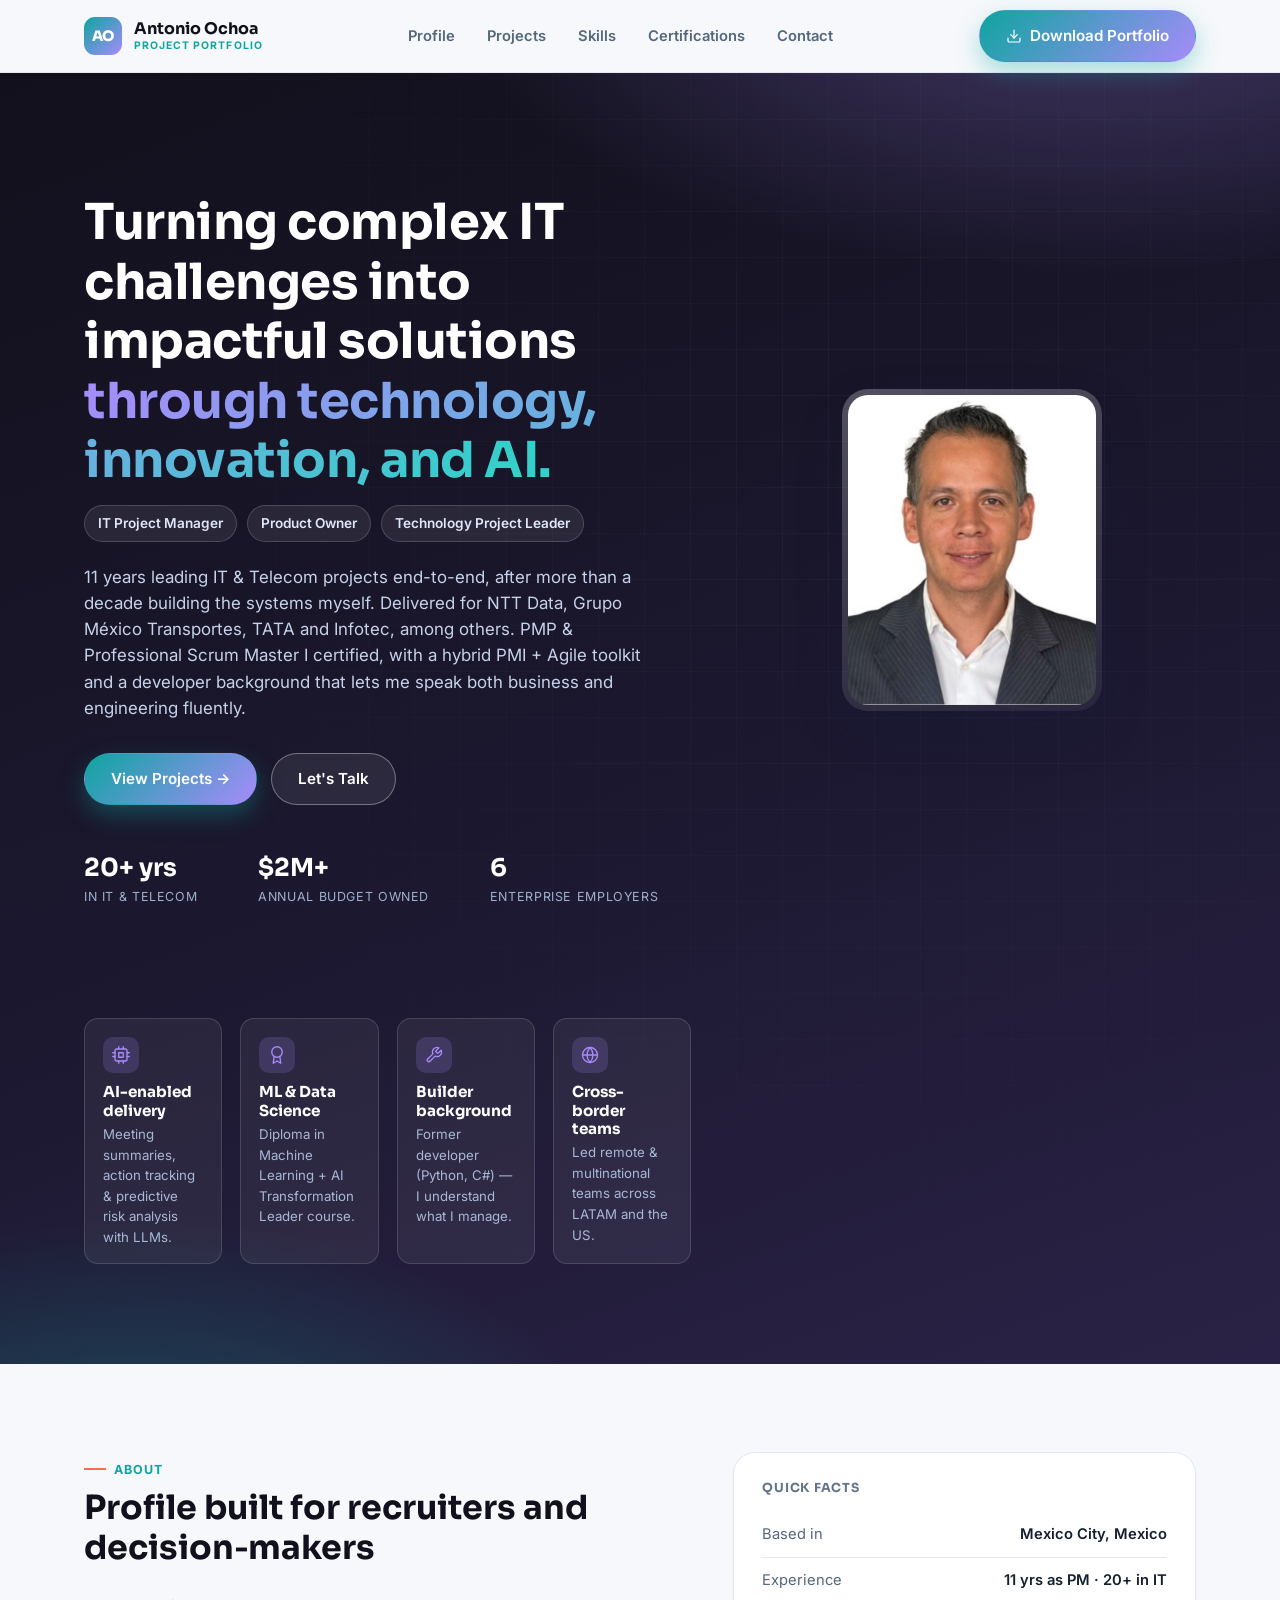
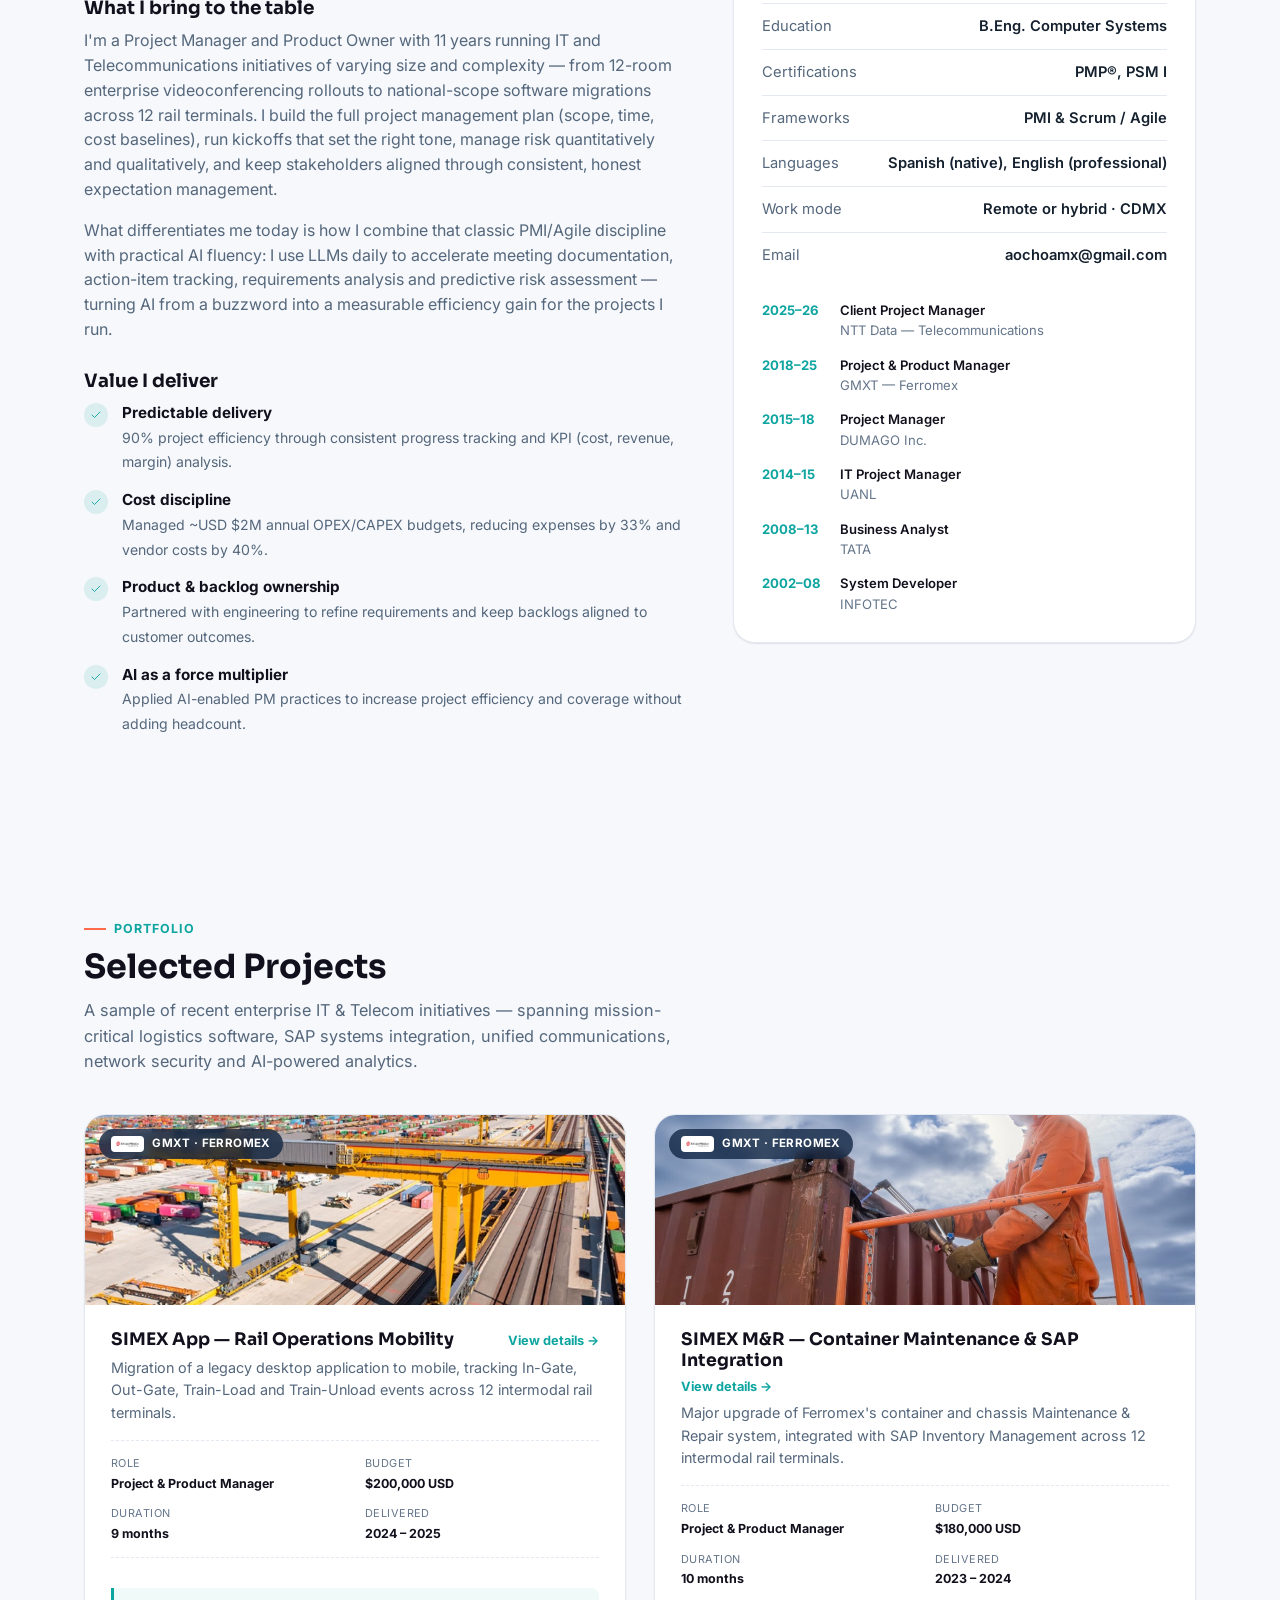
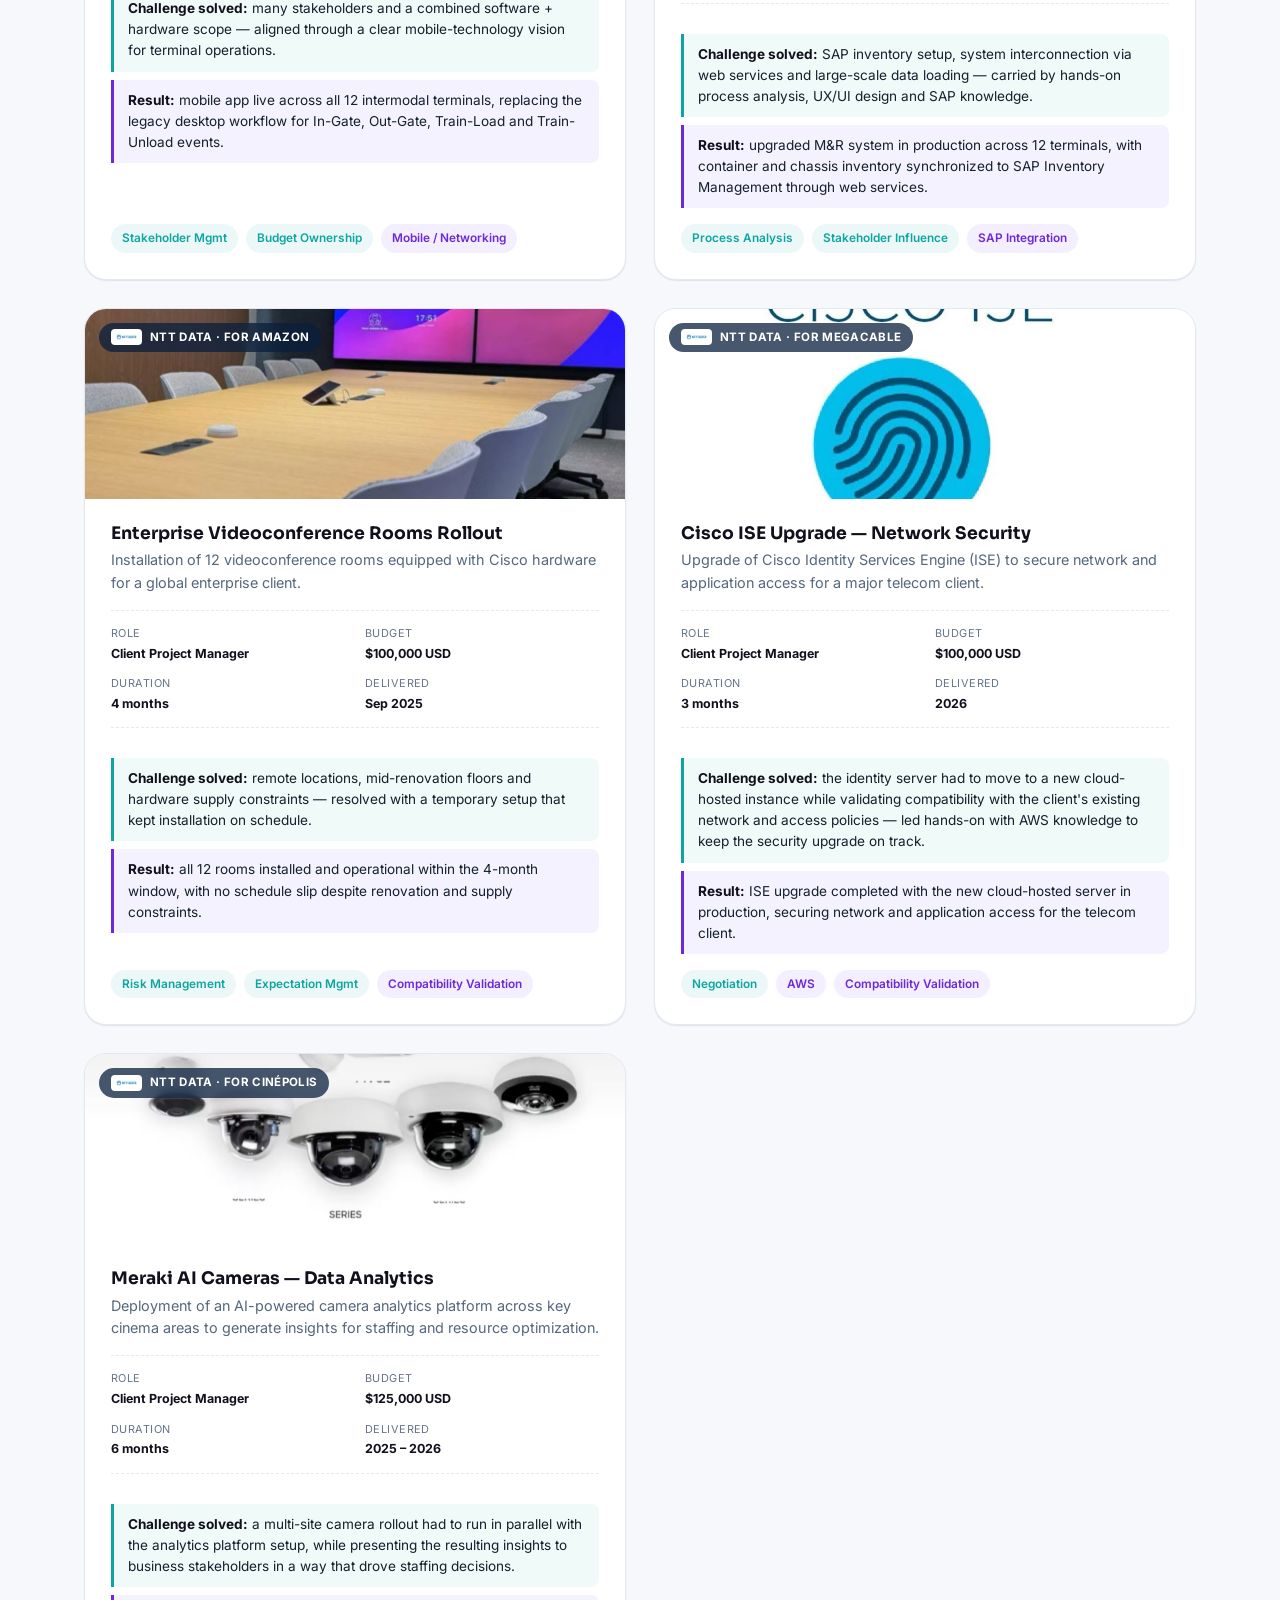
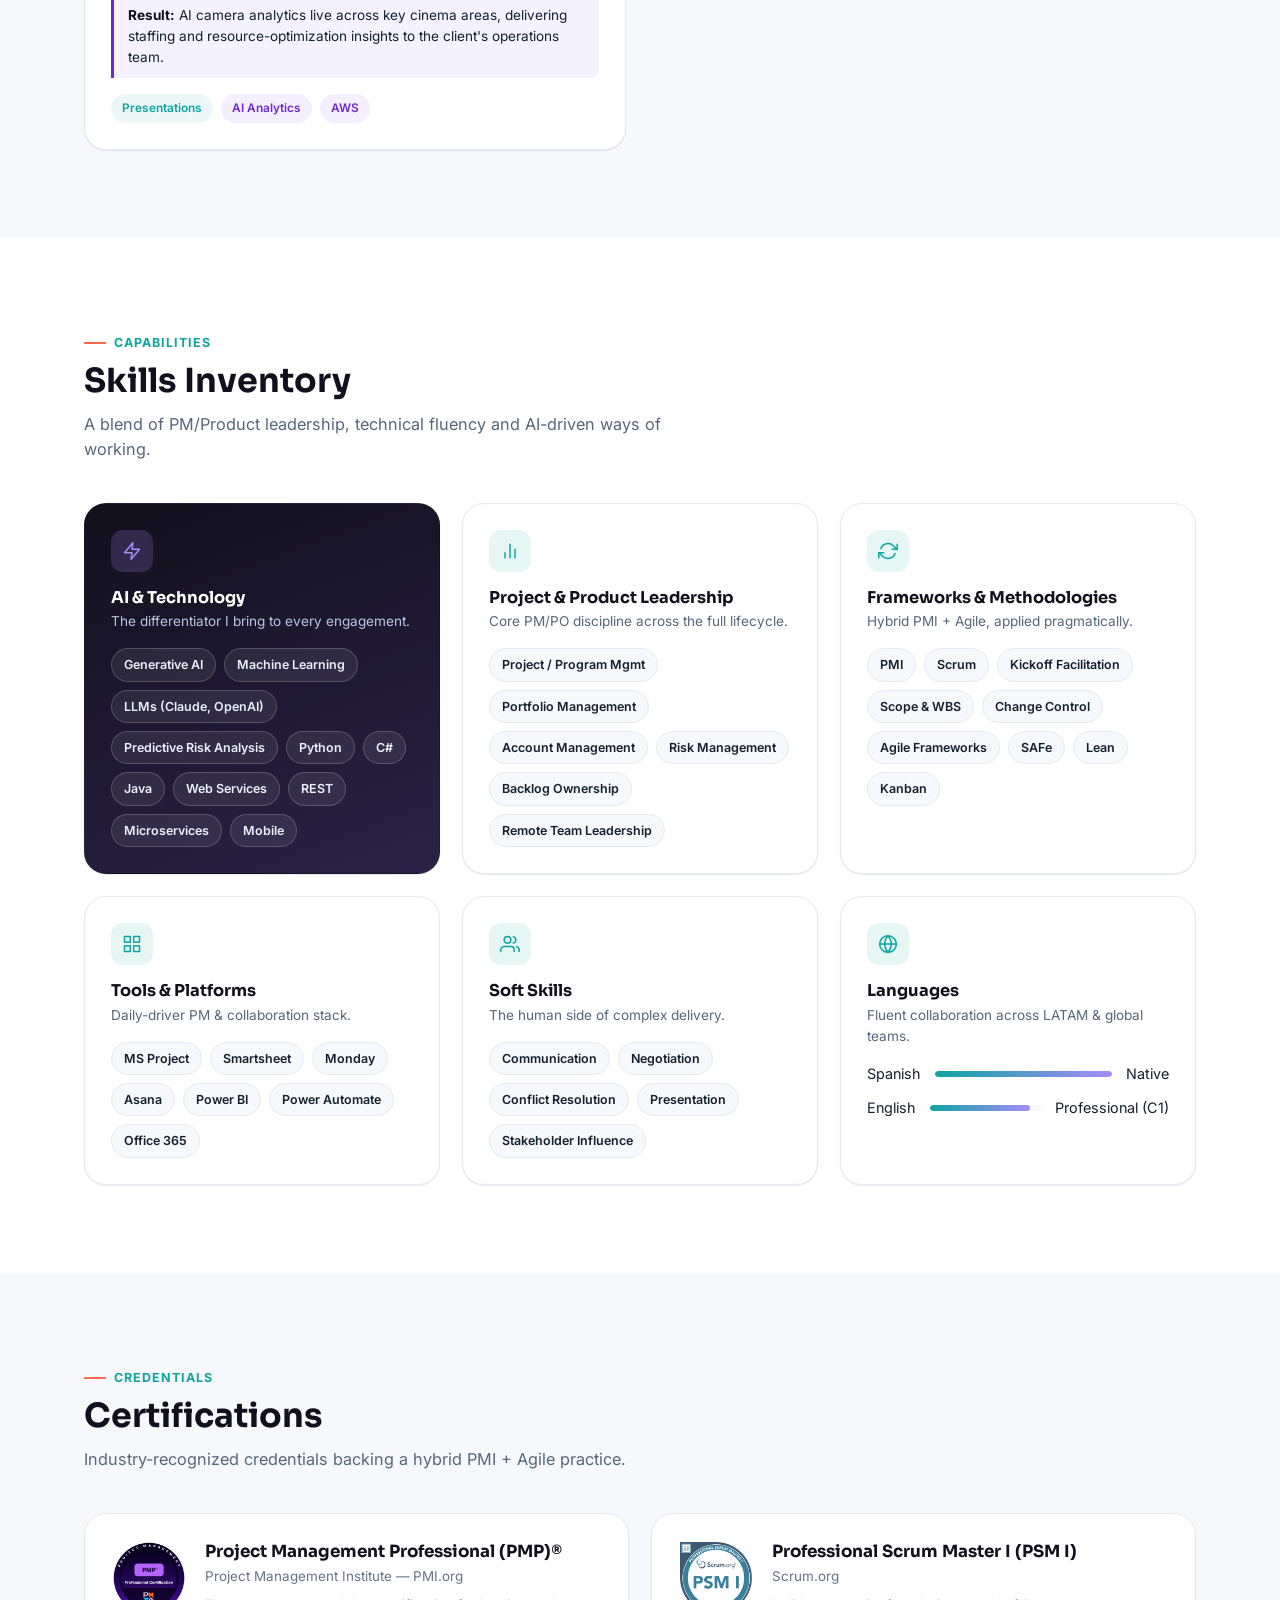
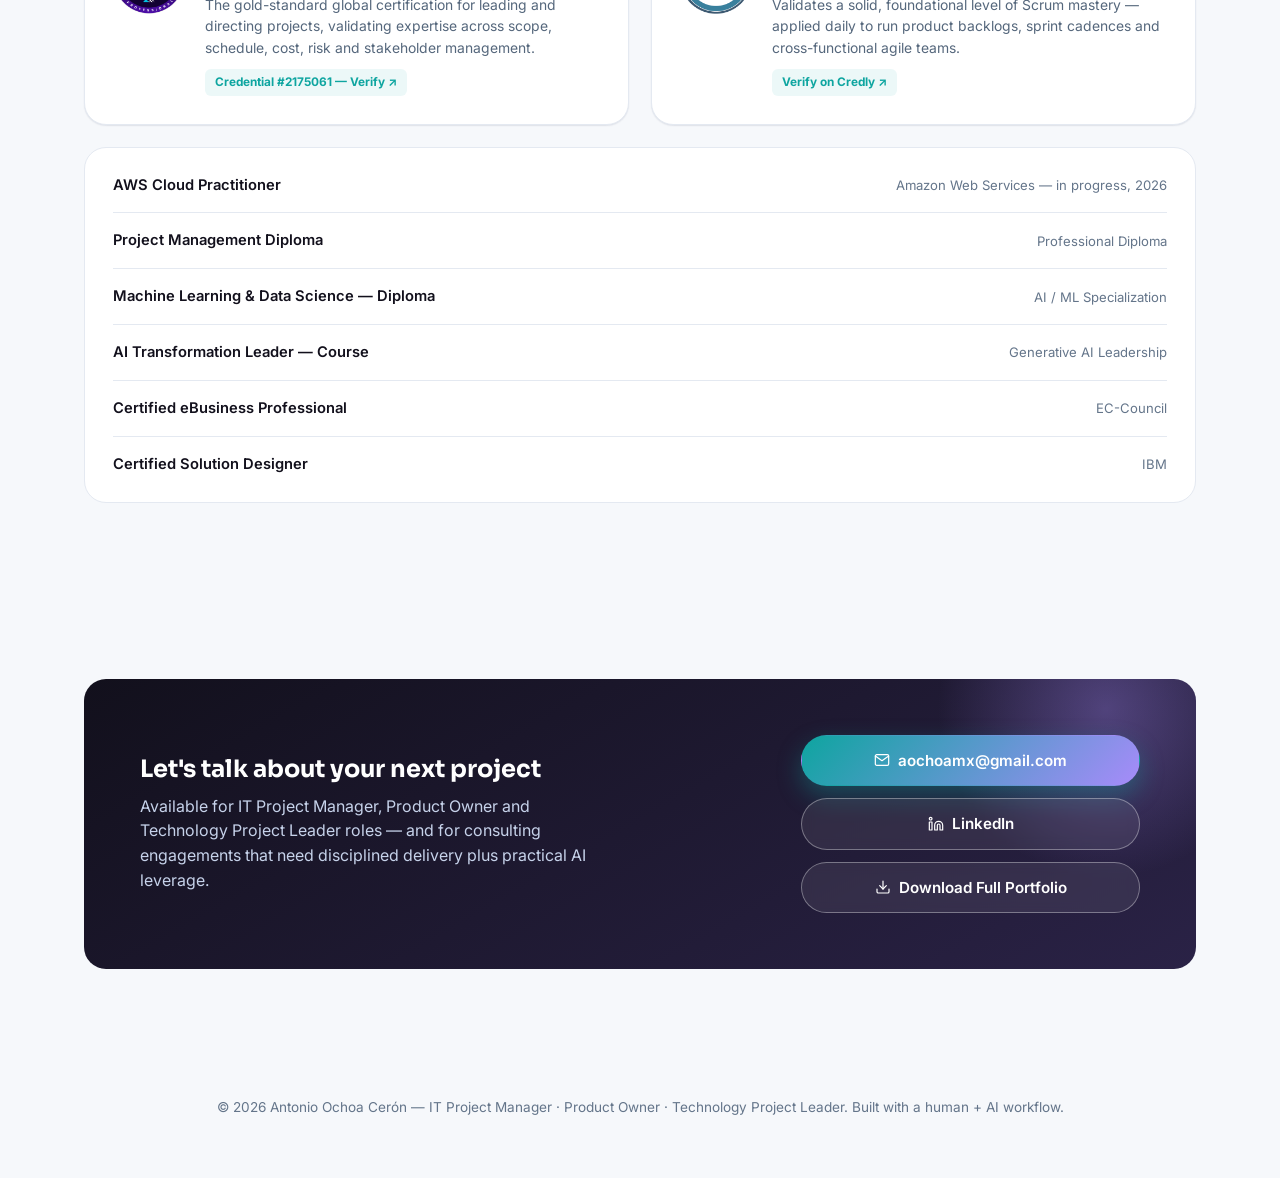
<file: index.html>
<!DOCTYPE html>
<html lang="en">
<head>
<meta charset="UTF-8">
<meta name="viewport" content="width=device-width, initial-scale=1.0">
<title>Antonio Ochoa — IT Project Manager &amp; Product Owner</title>
<meta name="description" content="Antonio Ochoa — IT Project Manager and Product Owner. 11 years delivering enterprise IT &amp; Telecom projects for NTT Data, Grupo México Transportes and TATA. PMP® and PSM I certified.">
<link rel="canonical" href="https://portfolio.aochoamx.workers.dev/">

<meta property="og:type" content="website">
<meta property="og:url" content="https://portfolio.aochoamx.workers.dev/">
<meta property="og:title" content="Antonio Ochoa — IT Project Manager &amp; Product Owner">
<meta property="og:description" content="11 years delivering enterprise IT &amp; Telecom projects for NTT Data, Grupo México Transportes and TATA. PMP® and PSM I certified.">
<meta property="og:image" content="https://portfolio.aochoamx.workers.dev/images/og-card.jpg">
<meta property="og:image:width" content="1200">
<meta property="og:image:height" content="630">
<meta property="og:image:alt" content="Antonio Ochoa — IT Project Manager and Product Owner">
<meta property="og:locale" content="en_US">

<meta name="twitter:card" content="summary_large_image">
<meta name="twitter:title" content="Antonio Ochoa — IT Project Manager &amp; Product Owner">
<meta name="twitter:description" content="11 years delivering enterprise IT &amp; Telecom projects for NTT Data, Grupo México Transportes and TATA. PMP® and PSM I certified.">
<meta name="twitter:image" content="https://portfolio.aochoamx.workers.dev/images/og-card.jpg">

<link rel="icon" href="favicon.svg" type="image/svg+xml">
<link rel="icon" href="favicon-32.png" sizes="32x32" type="image/png">
<link rel="apple-touch-icon" href="apple-touch-icon.png">
<link rel="preconnect" href="https://fonts.googleapis.com">
<link rel="preconnect" href="https://fonts.gstatic.com" crossorigin>
<link href="https://fonts.googleapis.com/css2?family=Inter:wght@400;500;600;700;800&family=Sora:wght@600;700;800&display=swap" rel="stylesheet">
<link rel="stylesheet" href="styles.css">
<script type="application/ld+json">
{
  "@context": "https://schema.org",
  "@type": "Person",
  "name": "Antonio Ochoa Cerón",
  "alternateName": "Antonio Ochoa",
  "jobTitle": "IT Project Manager",
  "description": "IT & Telecom Project Manager and Product Owner with 11 years leading enterprise projects. PMP and PSM I certified.",
  "url": "https://portfolio.aochoamx.workers.dev/",
  "image": "https://portfolio.aochoamx.workers.dev/images/profile-photo.jpg",
  "email": "mailto:aochoamx@gmail.com",
  "address": { "@type": "PostalAddress", "addressLocality": "Mexico City", "addressCountry": "MX" },
  "knowsLanguage": ["es", "en"],
  "hasCredential": [
    { "@type": "EducationalOccupationalCredential", "name": "Project Management Professional (PMP)", "credentialCategory": "certification", "recognizedBy": { "@type": "Organization", "name": "Project Management Institute" }, "url": "https://www.credly.com/badges/3a73d89c-10b9-4aa2-80af-96a538b14071" },
    { "@type": "EducationalOccupationalCredential", "name": "Professional Scrum Master I (PSM I)", "credentialCategory": "certification", "recognizedBy": { "@type": "Organization", "name": "Scrum.org" }, "url": "https://www.credly.com/badges/aee36dc9-8a92-43cd-8da9-2d4babbbb78f" }
  ],
  "sameAs": ["https://www.linkedin.com/in/aochoamx1"]
}
</script>
</head>
<body>
<a class="skip-link" href="#profile">Skip to content</a>

<header class="navbar">
  <div class="container">
    <a href="#top" class="brand">
      <span class="brand-mark">AO</span>
      <span class="brand-text">
        <span class="brand-name">Antonio Ochoa</span>
        <span class="brand-tag">Project Portfolio</span>
      </span>
    </a>
    <nav class="nav-links" id="primary-nav" aria-label="Primary">
      <a href="#profile">Profile</a>
      <a href="#projects">Projects</a>
      <a href="#skills">Skills</a>
      <a href="#certifications">Certifications</a>
      <a href="#contact">Contact</a>
    </nav>
    <div class="nav-cta">
      <a href="docs/Portafolio%20Antonio%20Ochoa%20-%20EN.pdf" class="btn btn-primary" download><svg width="16" height="16" viewBox="0 0 24 24" fill="none" stroke="currentColor" stroke-width="1.8" stroke-linecap="round" stroke-linejoin="round"><path d="M21 15v4a2 2 0 0 1-2 2H5a2 2 0 0 1-2-2v-4"></path><polyline points="7 10 12 15 17 10"></polyline><line x1="12" y1="15" x2="12" y2="3"></line></svg> <span class="btn-label">Download Portfolio</span></a>
    </div>
    <button class="nav-toggle" aria-label="Open menu" aria-expanded="false" aria-controls="primary-nav"><span></span><span></span><span></span></button>
  </div>
</header>

<main id="top">

  <!-- ============ HERO / PROFILE ============ -->
  <section class="hero" id="profile">
    <div class="container">
      <div class="hero-copy">
        <h1>Turning complex IT challenges into impactful solutions <span class="accent">through technology, innovation, and AI.</span></h1>
        <div class="hero-roles">
          <span>IT Project Manager</span>
          <span>Product Owner</span>
          <span>Technology Project Leader</span>
        </div>
        <p class="lead">
          11 years leading IT &amp; Telecom projects end-to-end, after more than a decade building the systems
          myself. Delivered for NTT Data, Grupo México Transportes, TATA and Infotec, among others. PMP &amp; Professional
          Scrum Master I certified, with a hybrid PMI + Agile toolkit and a developer background that lets me
          speak both business and engineering fluently.
        </p>
        <div class="hero-actions">
          <a href="#projects" class="btn btn-primary">View Projects →</a>
          <a href="#contact" class="btn btn-ghost">Let's Talk</a>
        </div>
        <div class="hero-stats">
          <div>
            <div class="stat-num">20+ yrs</div>
            <div class="stat-label">In IT &amp; Telecom</div>
          </div>
          <div>
            <div class="stat-num">$2M+</div>
            <div class="stat-label">Annual budget owned</div>
          </div>
          <div>
            <div class="stat-num">6</div>
            <div class="stat-label">Enterprise employers</div>
          </div>
        </div>
      </div>

      <div class="hero-card">
        <div class="hero-photo-frame">
          <img src="images/profile-photo.jpg" alt="Portrait of Antonio Ochoa" width="800" height="800" fetchpriority="high">
        </div>
      </div>

      <div class="ai-strip">
        <div class="ai-item">
          <div class="ico"><svg width="18" height="18" viewBox="0 0 24 24" fill="none" stroke="currentColor" stroke-width="1.8" stroke-linecap="round" stroke-linejoin="round"><rect x="4" y="4" width="16" height="16" rx="2"></rect><rect x="9" y="9" width="6" height="6"></rect><path d="M9 1v3M15 1v3M9 20v3M15 20v3M20 9h3M20 14h3M1 9h3M1 14h3"></path></svg></div>
          <h4>AI-enabled delivery</h4>
          <p>Meeting summaries, action tracking &amp; predictive risk analysis with LLMs.</p>
        </div>
        <div class="ai-item">
          <div class="ico"><svg width="18" height="18" viewBox="0 0 24 24" fill="none" stroke="currentColor" stroke-width="1.8" stroke-linecap="round" stroke-linejoin="round"><circle cx="12" cy="8" r="7"></circle><polyline points="8.21 13.89 7 23 12 20 17 23 15.79 13.88"></polyline></svg></div>
          <h4>ML &amp; Data Science</h4>
          <p>Diploma in Machine Learning + AI Transformation Leader course.</p>
        </div>
        <div class="ai-item">
          <div class="ico"><svg width="18" height="18" viewBox="0 0 24 24" fill="none" stroke="currentColor" stroke-width="1.8" stroke-linecap="round" stroke-linejoin="round"><path d="M14.7 6.3a1 1 0 0 0 0 1.4l1.6 1.6a1 1 0 0 0 1.4 0l3.77-3.77a6 6 0 0 1-7.94 7.94l-6.91 6.91a2.12 2.12 0 0 1-3-3l6.91-6.91a6 6 0 0 1 7.94-7.94l-3.76 3.76z"></path></svg></div>
          <h4>Builder background</h4>
          <p>Former developer (Python, C#) — I understand what I manage.</p>
        </div>
        <div class="ai-item">
          <div class="ico"><svg width="18" height="18" viewBox="0 0 24 24" fill="none" stroke="currentColor" stroke-width="1.8" stroke-linecap="round" stroke-linejoin="round"><circle cx="12" cy="12" r="10"></circle><line x1="2" y1="12" x2="22" y2="12"></line><path d="M12 2a15.3 15.3 0 0 1 4 10 15.3 15.3 0 0 1-4 10 15.3 15.3 0 0 1-4-10 15.3 15.3 0 0 1 4-10z"></path></svg></div>
          <h4>Cross-border teams</h4>
          <p>Led remote &amp; multinational teams across LATAM and the US.</p>
        </div>
      </div>
    </div>
  </section>

  <!-- ============ PROFILE DETAIL ============ -->
  <section class="profile-detail">
    <div class="container profile-grid">
      <div class="profile-about">
        <span class="section-label">About</span>
        <h2 class="section-title">Profile built for recruiters and decision‑makers</h2>

        <h3>What I bring to the table</h3>
        <p>
          I'm a Project Manager and Product Owner with 11 years running IT and
          Telecommunications initiatives of varying size and complexity — from 12-room enterprise
          videoconferencing rollouts to national-scope software migrations across 12 rail terminals.
          I build the full project management plan (scope, time, cost baselines), run kickoffs that set
          the right tone, manage risk quantitatively and qualitatively, and keep stakeholders aligned
          through consistent, honest expectation management.
        </p>
        <p>
          What differentiates me today is how I combine that classic PMI/Agile discipline with practical
          AI fluency: I use LLMs daily to accelerate meeting documentation, action-item tracking, requirements
          analysis and predictive risk assessment — turning AI from a buzzword into a measurable efficiency
          gain for the projects I run.
        </p>

        <h3>Value I deliver</h3>
        <div class="value-list">
          <div class="value-item">
            <span class="check"><svg width="12" height="12" viewBox="0 0 24 24" fill="none" stroke="currentColor" stroke-width="1.8" stroke-linecap="round" stroke-linejoin="round"><polyline points="20 6 9 17 4 12"></polyline></svg></span>
            <div><strong>Predictable delivery</strong><span>90% project efficiency through consistent progress tracking and KPI (cost, revenue, margin) analysis.</span></div>
          </div>
          <div class="value-item">
            <span class="check"><svg width="12" height="12" viewBox="0 0 24 24" fill="none" stroke="currentColor" stroke-width="1.8" stroke-linecap="round" stroke-linejoin="round"><polyline points="20 6 9 17 4 12"></polyline></svg></span>
            <div><strong>Cost discipline</strong><span>Managed ~USD $2M annual OPEX/CAPEX budgets, reducing expenses by 33% and vendor costs by 40%.</span></div>
          </div>
          <div class="value-item">
            <span class="check"><svg width="12" height="12" viewBox="0 0 24 24" fill="none" stroke="currentColor" stroke-width="1.8" stroke-linecap="round" stroke-linejoin="round"><polyline points="20 6 9 17 4 12"></polyline></svg></span>
            <div><strong>Product &amp; backlog ownership</strong><span>Partnered with engineering to refine requirements and keep backlogs aligned to customer outcomes.</span></div>
          </div>
          <div class="value-item">
            <span class="check"><svg width="12" height="12" viewBox="0 0 24 24" fill="none" stroke="currentColor" stroke-width="1.8" stroke-linecap="round" stroke-linejoin="round"><polyline points="20 6 9 17 4 12"></polyline></svg></span>
            <div><strong>AI as a force multiplier</strong><span>Applied AI-enabled PM practices to increase project efficiency and coverage without adding headcount.</span></div>
          </div>
        </div>
      </div>

      <aside>
        <div class="info-card">
          <h4>Quick Facts</h4>
          <div class="info-row"><span>Based in</span><span>Mexico City, Mexico</span></div>
          <div class="info-row"><span>Experience</span><span>11 yrs as PM · 20+ in IT</span></div>
          <div class="info-row"><span>Education</span><span>B.Eng. Computer Systems</span></div>
          <div class="info-row"><span>Certifications</span><span>PMP®, PSM I</span></div>
          <div class="info-row"><span>Frameworks</span><span>PMI &amp; Scrum / Agile</span></div>
          <div class="info-row"><span>Languages</span><span>Spanish (native), English (professional)</span></div>
          <div class="info-row"><span>Work mode</span><span>Remote or hybrid · CDMX</span></div>
          <div class="info-row"><span>Email</span><span>aochoamx@gmail.com</span></div>

          <ul class="timeline-mini">
            <li><span class="yr">2025–26</span><div><span class="role">Client Project Manager</span><span class="co">NTT Data — Telecommunications</span></div></li>
            <li><span class="yr">2018–25</span><div><span class="role">Project &amp; Product Manager</span><span class="co">GMXT — Ferromex</span></div></li>
            <li><span class="yr">2015–18</span><div><span class="role">Project Manager</span><span class="co">DUMAGO Inc.</span></div></li>
            <li><span class="yr">2014–15</span><div><span class="role">IT Project Manager</span><span class="co">UANL</span></div></li>
            <li><span class="yr">2008–13</span><div><span class="role">Business Analyst</span><span class="co">TATA</span></div></li>
            <li><span class="yr">2002–08</span><div><span class="role">System Developer</span><span class="co">INFOTEC</span></div></li>
          </ul>
        </div>
      </aside>
    </div>
  </section>

  <!-- ============ PROJECTS ============ -->
  <section id="projects">
    <div class="container">
      <span class="section-label">Portfolio</span>
      <h2 class="section-title">Selected Projects</h2>
      <p class="section-intro">
        A sample of recent enterprise IT &amp; Telecom initiatives — spanning mission-critical logistics
        software, SAP systems integration, unified communications, network security and AI-powered analytics.
      </p>

      <div class="projects-grid">

        <!-- Project 1 -->
        <article class="project-card">
          <div class="project-media">
            <span class="project-client"><img src="images/logo-grupo-mexico.png" alt="Grupo México Transportes" width="500" height="214" loading="lazy">GMXT · Ferromex</span>
            <img src="images/project-simex-rail.jpg" alt="Intermodal rail terminal operations" width="1000" height="546" loading="lazy">
          </div>
          <div class="project-body">
            <div class="project-title-row">
              <h3><a href="simex-app.html">SIMEX App — Rail Operations Mobility</a></h3>
              <a href="simex-app.html" class="detail-link" aria-label="View SIMEX App project details">View details →</a>
            </div>
            <p class="project-scope">Migration of a legacy desktop application to mobile, tracking In-Gate, Out-Gate, Train-Load and Train-Unload events across 12 intermodal rail terminals.</p>
            <div class="project-meta">
              <div><span class="m-label">Role</span><span class="m-val">Project &amp; Product Manager</span></div>
              <div><span class="m-label">Budget</span><span class="m-val">$200,000 USD</span></div>
              <div><span class="m-label">Duration</span><span class="m-val">9 months</span></div>
              <div><span class="m-label">Delivered</span><span class="m-val">2024 – 2025</span></div>
            </div>
            <div class="project-impact"><strong>Challenge solved:</strong> many stakeholders and a combined software + hardware scope — aligned through a clear mobile-technology vision for terminal operations.</div>
            <div class="project-impact project-result"><strong>Result:</strong> mobile app live across all 12 intermodal terminals, replacing the legacy desktop workflow for In-Gate, Out-Gate, Train-Load and Train-Unload events.</div>
            <div class="project-tags">
              <span class="tag">Stakeholder Mgmt</span>
              <span class="tag">Budget Ownership</span>
              <span class="tag tag-cyan">Mobile / Networking</span>
            </div>
          </div>
        </article>

        <!-- Project 2 -->
        <article class="project-card">
          <div class="project-media">
            <span class="project-client"><img src="images/logo-grupo-mexico.png" alt="Grupo México Transportes" width="500" height="214" loading="lazy">GMXT · Ferromex</span>
            <img src="images/project-simex-mr.jpg" alt="Technician performing container maintenance and repair work" width="1000" height="667" loading="lazy">
          </div>
          <div class="project-body">
            <div class="project-title-row">
              <h3><a href="simex-mr.html">SIMEX M&amp;R — Container Maintenance &amp; SAP Integration</a></h3>
              <a href="simex-mr.html" class="detail-link" aria-label="View SIMEX M&amp;R project details">View details →</a>
            </div>
            <p class="project-scope">Major upgrade of Ferromex's container and chassis Maintenance &amp; Repair system, integrated with SAP Inventory Management across 12 intermodal rail terminals.</p>
            <div class="project-meta">
              <div><span class="m-label">Role</span><span class="m-val">Project &amp; Product Manager</span></div>
              <div><span class="m-label">Budget</span><span class="m-val">$180,000 USD</span></div>
              <div><span class="m-label">Duration</span><span class="m-val">10 months</span></div>
              <div><span class="m-label">Delivered</span><span class="m-val">2023 – 2024</span></div>
            </div>
            <div class="project-impact"><strong>Challenge solved:</strong> SAP inventory setup, system interconnection via web services and large-scale data loading — carried by hands-on process analysis, UX/UI design and SAP knowledge.</div>
            <div class="project-impact project-result"><strong>Result:</strong> upgraded M&amp;R system in production across 12 terminals, with container and chassis inventory synchronized to SAP Inventory Management through web services.</div>
            <div class="project-tags">
              <span class="tag">Process Analysis</span>
              <span class="tag">Stakeholder Influence</span>
              <span class="tag tag-cyan">SAP Integration</span>
            </div>
          </div>
        </article>

        <!-- Project 3 -->
        <article class="project-card">
          <div class="project-media">
            <span class="project-client"><img src="images/logo-ntt-data.jpg" alt="NTT Data" width="400" height="190" loading="lazy">NTT Data · for Amazon</span>
            <img src="images/project-vc-rooms.jpg" alt="Enterprise videoconference room with Cisco equipment" width="1000" height="988" loading="lazy">
          </div>
          <div class="project-body">
            <h3>Enterprise Videoconference Rooms Rollout</h3>
            <p class="project-scope">Installation of 12 videoconference rooms equipped with Cisco hardware for a global enterprise client.</p>
            <div class="project-meta">
              <div><span class="m-label">Role</span><span class="m-val">Client Project Manager</span></div>
              <div><span class="m-label">Budget</span><span class="m-val">$100,000 USD</span></div>
              <div><span class="m-label">Duration</span><span class="m-val">4 months</span></div>
              <div><span class="m-label">Delivered</span><span class="m-val">Sep 2025</span></div>
            </div>
            <div class="project-impact"><strong>Challenge solved:</strong> remote locations, mid-renovation floors and hardware supply constraints — resolved with a temporary setup that kept installation on schedule.</div>
            <div class="project-impact project-result"><strong>Result:</strong> all 12 rooms installed and operational within the 4-month window, with no schedule slip despite renovation and supply constraints.</div>
            <div class="project-tags">
              <span class="tag">Risk Management</span>
              <span class="tag">Expectation Mgmt</span>
              <span class="tag tag-cyan">Compatibility Validation</span>
            </div>
          </div>
        </article>

        <!-- Project 4 -->
        <article class="project-card">
          <div class="project-media">
            <span class="project-client"><img src="images/logo-ntt-data.jpg" alt="NTT Data" width="400" height="190" loading="lazy">NTT Data · for Megacable</span>
            <img src="images/project-cisco-ise.jpg" alt="Cisco Identity Services Engine icon" width="1000" height="713" loading="lazy">
          </div>
          <div class="project-body">
            <h3>Cisco ISE Upgrade — Network Security</h3>
            <p class="project-scope">Upgrade of Cisco Identity Services Engine (ISE) to secure network and application access for a major telecom client.</p>
            <div class="project-meta">
              <div><span class="m-label">Role</span><span class="m-val">Client Project Manager</span></div>
              <div><span class="m-label">Budget</span><span class="m-val">$100,000 USD</span></div>
              <div><span class="m-label">Duration</span><span class="m-val">3 months</span></div>
              <div><span class="m-label">Delivered</span><span class="m-val">2026</span></div>
            </div>
            <div class="project-impact"><strong>Challenge solved:</strong> the identity server had to move to a new cloud-hosted instance while validating compatibility with the client's existing network and access policies — led hands-on with AWS knowledge to keep the security upgrade on track.</div>
            <div class="project-impact project-result"><strong>Result:</strong> ISE upgrade completed with the new cloud-hosted server in production, securing network and application access for the telecom client.</div>
            <div class="project-tags">
              <span class="tag">Negotiation</span>
              <span class="tag tag-cyan">AWS</span>
              <span class="tag tag-cyan">Compatibility Validation</span>
            </div>
          </div>
        </article>

        <!-- Project 5 -->
        <article class="project-card">
          <div class="project-media">
            <span class="project-client"><img src="images/logo-ntt-data.jpg" alt="NTT Data" width="400" height="190" loading="lazy">NTT Data · for Cinépolis</span>
            <img src="images/project-meraki-cameras.jpg" alt="Cisco Meraki smart camera lineup" width="1000" height="658" loading="lazy">
          </div>
          <div class="project-body">
            <h3>Meraki AI Cameras — Data Analytics</h3>
            <p class="project-scope">Deployment of an AI-powered camera analytics platform across key cinema areas to generate insights for staffing and resource optimization.</p>
            <div class="project-meta">
              <div><span class="m-label">Role</span><span class="m-val">Client Project Manager</span></div>
              <div><span class="m-label">Budget</span><span class="m-val">$125,000 USD</span></div>
              <div><span class="m-label">Duration</span><span class="m-val">6 months</span></div>
              <div><span class="m-label">Delivered</span><span class="m-val">2025 – 2026</span></div>
            </div>
            <div class="project-impact"><strong>Challenge solved:</strong> a multi-site camera rollout had to run in parallel with the analytics platform setup, while presenting the resulting insights to business stakeholders in a way that drove staffing decisions.</div>
            <div class="project-impact project-result"><strong>Result:</strong> AI camera analytics live across key cinema areas, delivering staffing and resource-optimization insights to the client's operations team.</div>
            <div class="project-tags">
              <span class="tag">Presentations</span>
              <span class="tag tag-cyan">AI Analytics</span>
              <span class="tag tag-cyan">AWS</span>
            </div>
          </div>
        </article>

      </div>
    </div>
  </section>

  <!-- ============ SKILLS ============ -->
  <section id="skills" class="section-alt">
    <div class="container">
      <span class="section-label">Capabilities</span>
      <h2 class="section-title">Skills Inventory</h2>
      <p class="section-intro">A blend of PM/Product leadership, technical fluency and AI-driven ways of working.</p>

      <div class="skills-grid">
        <div class="skill-card featured">
          <div class="ico"><svg width="20" height="20" viewBox="0 0 24 24" fill="none" stroke="currentColor" stroke-width="1.8" stroke-linecap="round" stroke-linejoin="round"><polygon points="13 2 3 14 12 14 11 22 21 10 12 10 13 2"></polygon></svg></div>
          <h3>AI &amp; Technology</h3>
          <p class="desc">The differentiator I bring to every engagement.</p>
          <div class="pill-row">
            <span class="pill">Generative AI</span>
            <span class="pill">Machine Learning</span>
            <span class="pill">LLMs (Claude, OpenAI)</span>
            <span class="pill">Predictive Risk Analysis</span>
            <span class="pill">Python</span>
            <span class="pill">C#</span>
            <span class="pill">Java</span>
            <span class="pill">Web Services</span>
            <span class="pill">REST</span>
            <span class="pill">Microservices</span>
            <span class="pill">Mobile</span>
          </div>
        </div>

        <div class="skill-card">
          <div class="ico"><svg width="20" height="20" viewBox="0 0 24 24" fill="none" stroke="currentColor" stroke-width="1.8" stroke-linecap="round" stroke-linejoin="round"><line x1="18" y1="20" x2="18" y2="10"></line><line x1="12" y1="20" x2="12" y2="4"></line><line x1="6" y1="20" x2="6" y2="14"></line></svg></div>
          <h3>Project &amp; Product Leadership</h3>
          <p class="desc">Core PM/PO discipline across the full lifecycle.</p>
          <div class="pill-row">
            <span class="pill">Project / Program Mgmt</span>
            <span class="pill">Portfolio Management</span>
            <span class="pill">Account Management</span>
            <span class="pill">Risk Management</span>
            <span class="pill">Backlog Ownership</span>
            <span class="pill">Remote Team Leadership</span>
          </div>
        </div>

        <div class="skill-card">
          <div class="ico"><svg width="20" height="20" viewBox="0 0 24 24" fill="none" stroke="currentColor" stroke-width="1.8" stroke-linecap="round" stroke-linejoin="round"><polyline points="23 4 23 10 17 10"></polyline><polyline points="1 20 1 14 7 14"></polyline><path d="M3.51 9a9 9 0 0 1 14.85-3.36L23 10M1 14l4.64 4.36A9 9 0 0 0 20.49 15"></path></svg></div>
          <h3>Frameworks &amp; Methodologies</h3>
          <p class="desc">Hybrid PMI + Agile, applied pragmatically.</p>
          <div class="pill-row">
            <span class="pill">PMI</span>
            <span class="pill">Scrum</span>
            <span class="pill">Kickoff Facilitation</span>
            <span class="pill">Scope &amp; WBS</span>
            <span class="pill">Change Control</span>
            <span class="pill">Agile Frameworks</span>
            <span class="pill">SAFe</span>
            <span class="pill">Lean</span>
            <span class="pill">Kanban</span>
          </div>
        </div>

        <div class="skill-card">
          <div class="ico"><svg width="20" height="20" viewBox="0 0 24 24" fill="none" stroke="currentColor" stroke-width="1.8" stroke-linecap="round" stroke-linejoin="round"><rect x="3" y="3" width="7" height="7"></rect><rect x="14" y="3" width="7" height="7"></rect><rect x="14" y="14" width="7" height="7"></rect><rect x="3" y="14" width="7" height="7"></rect></svg></div>
          <h3>Tools &amp; Platforms</h3>
          <p class="desc">Daily-driver PM &amp; collaboration stack.</p>
          <div class="pill-row">
            <span class="pill">MS Project</span>
            <span class="pill">Smartsheet</span>
            <span class="pill">Monday</span>
            <span class="pill">Asana</span>
            <span class="pill">Power BI</span>
            <span class="pill">Power Automate</span>
            <span class="pill">Office 365</span>
          </div>
        </div>

        <div class="skill-card">
          <div class="ico"><svg width="20" height="20" viewBox="0 0 24 24" fill="none" stroke="currentColor" stroke-width="1.8" stroke-linecap="round" stroke-linejoin="round"><path d="M17 21v-2a4 4 0 0 0-4-4H5a4 4 0 0 0-4 4v2"></path><circle cx="9" cy="7" r="4"></circle><path d="M23 21v-2a4 4 0 0 0-3-3.87"></path><path d="M16 3.13a4 4 0 0 1 0 7.75"></path></svg></div>
          <h3>Soft Skills</h3>
          <p class="desc">The human side of complex delivery.</p>
          <div class="pill-row">
            <span class="pill">Communication</span>
            <span class="pill">Negotiation</span>
            <span class="pill">Conflict Resolution</span>
            <span class="pill">Presentation</span>
            <span class="pill">Stakeholder Influence</span>
          </div>
        </div>

        <div class="skill-card">
          <div class="ico"><svg width="20" height="20" viewBox="0 0 24 24" fill="none" stroke="currentColor" stroke-width="1.8" stroke-linecap="round" stroke-linejoin="round"><circle cx="12" cy="12" r="10"></circle><line x1="2" y1="12" x2="22" y2="12"></line><path d="M12 2a15.3 15.3 0 0 1 4 10 15.3 15.3 0 0 1-4 10 15.3 15.3 0 0 1-4-10 15.3 15.3 0 0 1 4-10z"></path></svg></div>
          <h3>Languages</h3>
          <p class="desc">Fluent collaboration across LATAM &amp; global teams.</p>
          <div class="lang-row">
            <div class="lang-item"><span>Spanish</span><div class="lang-bar" aria-hidden="true"><span class="lang-fill-100"></span></div><span>Native</span></div>
            <div class="lang-item"><span>English</span><div class="lang-bar" aria-hidden="true"><span class="lang-fill-90"></span></div><span>Professional (C1)</span></div>
          </div>
        </div>
      </div>
    </div>
  </section>

  <!-- ============ CERTIFICATIONS ============ -->
  <section id="certifications">
    <div class="container">
      <span class="section-label">Credentials</span>
      <h2 class="section-title">Certifications</h2>
      <p class="section-intro">Industry-recognized credentials backing a hybrid PMI + Agile practice.</p>

      <div class="cert-grid">
        <div class="cert-card">
          <a class="cert-badge" href="https://www.credly.com/badges/3a73d89c-10b9-4aa2-80af-96a538b14071" target="_blank" rel="noopener noreferrer" aria-label="Verify the PMP credential on Credly"><img src="images/cert-pmp.png" alt="PMP certification badge issued by the Project Management Institute" width="256" height="256" loading="lazy"></a>
          <div>
            <h3>Project Management Professional (PMP)®</h3>
            <div class="cert-issuer">Project Management Institute — PMI.org</div>
            <p>The gold-standard global certification for leading and directing projects, validating expertise across scope, schedule, cost, risk and stakeholder management.</p>
            <a class="cert-id" href="https://www.credly.com/badges/3a73d89c-10b9-4aa2-80af-96a538b14071" target="_blank" rel="noopener noreferrer">Credential #2175061 — Verify ↗</a>
          </div>
        </div>

        <div class="cert-card">
          <a class="cert-badge" href="https://www.credly.com/badges/aee36dc9-8a92-43cd-8da9-2d4babbbb78f" target="_blank" rel="noopener noreferrer" aria-label="Verify the Professional Scrum Master I credential on Credly"><img src="images/cert-psm.png" alt="Professional Scrum Master I badge issued by Scrum.org" width="256" height="256" loading="lazy"></a>
          <div>
            <h3>Professional Scrum Master I (PSM I)</h3>
            <div class="cert-issuer">Scrum.org</div>
            <p>Validates a solid, foundational level of Scrum mastery — applied daily to run product backlogs, sprint cadences and cross-functional agile teams.</p>
            <a class="cert-id" href="https://www.credly.com/badges/aee36dc9-8a92-43cd-8da9-2d4babbbb78f" target="_blank" rel="noopener noreferrer">Verify on Credly ↗</a>
          </div>
        </div>
      </div>

      <ul class="cert-list">
        <li>
          <div><span class="cl-name">AWS Cloud Practitioner</span></div>
          <span class="cl-issuer">Amazon Web Services — in progress, 2026</span>
        </li>
        <li>
          <div><span class="cl-name">Project Management Diploma</span></div>
          <span class="cl-issuer">Professional Diploma</span>
        </li>
        <li>
          <div><span class="cl-name">Machine Learning &amp; Data Science — Diploma</span></div>
          <span class="cl-issuer">AI / ML Specialization</span>
        </li>
        <li>
          <div><span class="cl-name">AI Transformation Leader — Course</span></div>
          <span class="cl-issuer">Generative AI Leadership</span>
        </li>
        <li>
          <div><span class="cl-name">Certified eBusiness Professional</span></div>
          <span class="cl-issuer">EC-Council</span>
        </li>
        <li>
          <div><span class="cl-name">Certified Solution Designer</span></div>
          <span class="cl-issuer">IBM</span>
        </li>
      </ul>
    </div>
  </section>

  <!-- ============ CONTACT / CTA ============ -->
  <section id="contact">
    <div class="container">
      <div class="cta">
        <div>
          <h2>Let's talk about your next project</h2>
          <p>
            Available for IT Project Manager, Product Owner and Technology Project Leader roles —
            and for consulting engagements that need disciplined delivery plus practical AI leverage.
          </p>
        </div>
        <div class="cta-actions">
          <a href="mailto:aochoamx@gmail.com" class="btn btn-primary"><svg width="16" height="16" viewBox="0 0 24 24" fill="none" stroke="currentColor" stroke-width="1.8" stroke-linecap="round" stroke-linejoin="round"><path d="M4 4h16c1.1 0 2 .9 2 2v12c0 1.1-.9 2-2 2H4c-1.1 0-2-.9-2-2V6c0-1.1.9-2 2-2z"></path><polyline points="22 6 12 13 2 6"></polyline></svg> aochoamx@gmail.com</a>
          <a href="https://www.linkedin.com/in/aochoamx1" class="btn btn-ghost" target="_blank" rel="noopener noreferrer"><svg width="16" height="16" viewBox="0 0 24 24" fill="none" stroke="currentColor" stroke-width="1.8" stroke-linecap="round" stroke-linejoin="round"><path d="M16 8a6 6 0 0 1 6 6v7h-4v-7a2 2 0 0 0-2-2 2 2 0 0 0-2 2v7h-4v-7a6 6 0 0 1 6-6z"></path><rect x="2" y="9" width="4" height="12"></rect><circle cx="4" cy="4" r="2"></circle></svg> LinkedIn</a>
          <a href="docs/Portafolio%20Antonio%20Ochoa%20-%20EN.pdf" class="btn btn-ghost" download><svg width="16" height="16" viewBox="0 0 24 24" fill="none" stroke="currentColor" stroke-width="1.8" stroke-linecap="round" stroke-linejoin="round"><path d="M21 15v4a2 2 0 0 1-2 2H5a2 2 0 0 1-2-2v-4"></path><polyline points="7 10 12 15 17 10"></polyline><line x1="12" y1="15" x2="12" y2="3"></line></svg> Download Full Portfolio</a>
        </div>
      </div>
    </div>
  </section>

</main>

<footer>
  <div class="container">
    © <span id="year"></span> Antonio Ochoa Cerón — IT Project Manager · Product Owner · Technology Project Leader.
    Built with a human + AI workflow.
  </div>
</footer>

<script>
  document.getElementById('year').textContent = new Date().getFullYear();
  const toggle = document.querySelector('.nav-toggle');
  const links = document.querySelector('.nav-links');
  if (toggle && links) {
    const setOpen = (open) => {
      links.classList.toggle('open', open);
      toggle.setAttribute('aria-expanded', String(open));
      toggle.setAttribute('aria-label', open ? 'Close menu' : 'Open menu');
    };
    toggle.addEventListener('click', () => setOpen(!links.classList.contains('open')));
    links.querySelectorAll('a').forEach((a) => a.addEventListener('click', () => setOpen(false)));
    document.addEventListener('keydown', (e) => { if (e.key === 'Escape') setOpen(false); });
  }
</script>

</body>
</html>
</file>
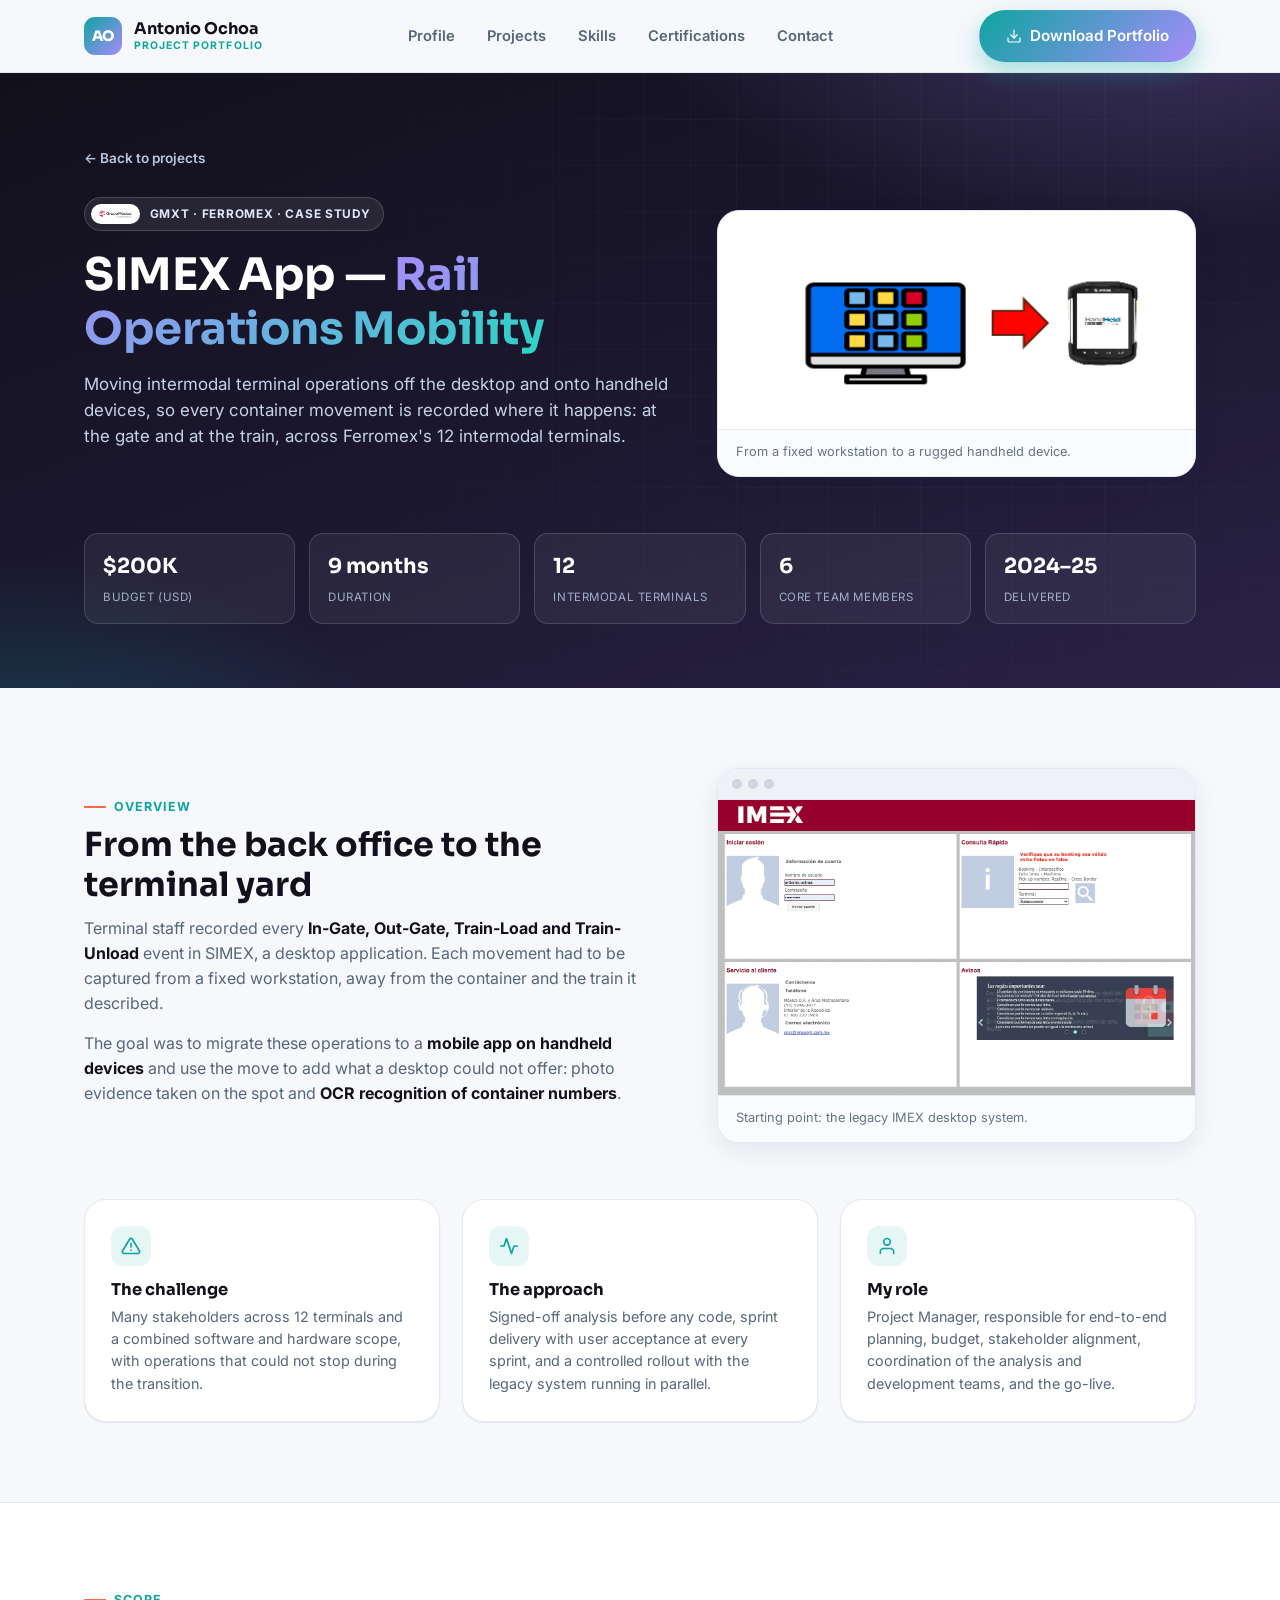
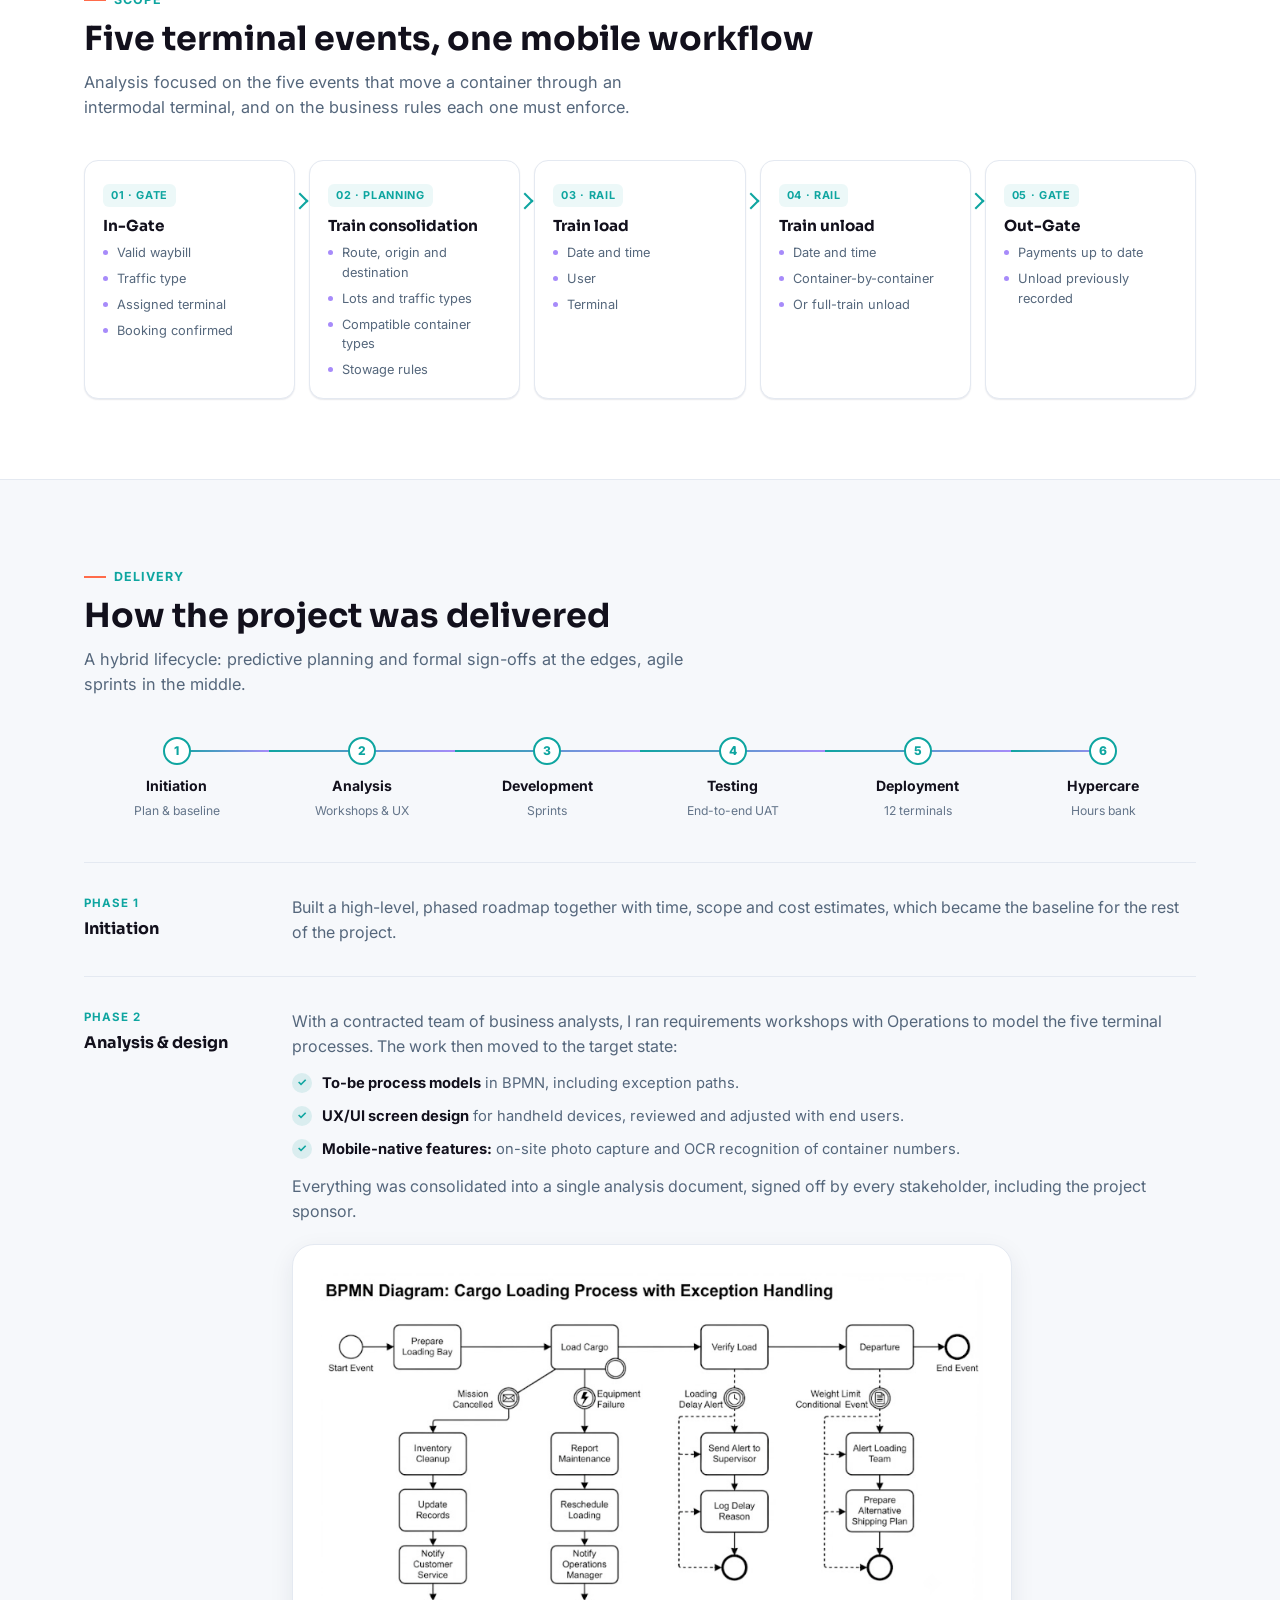
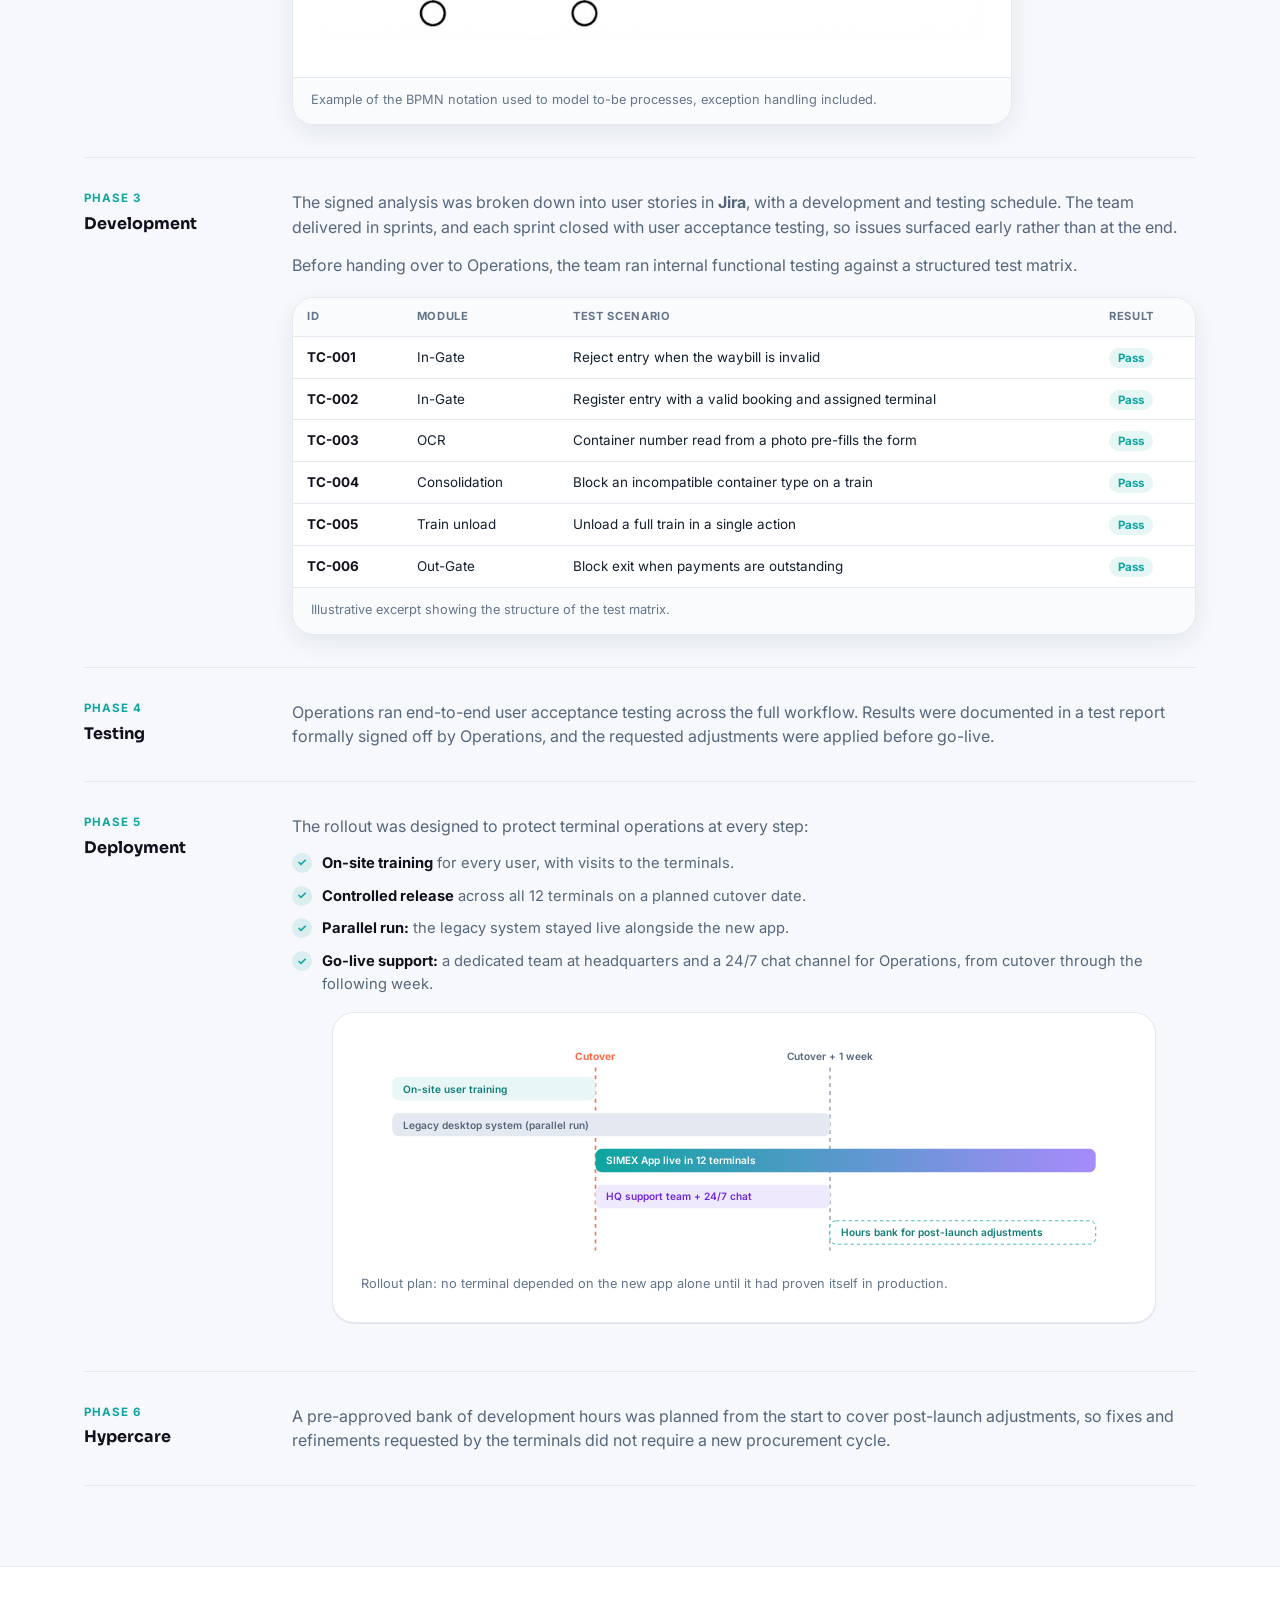
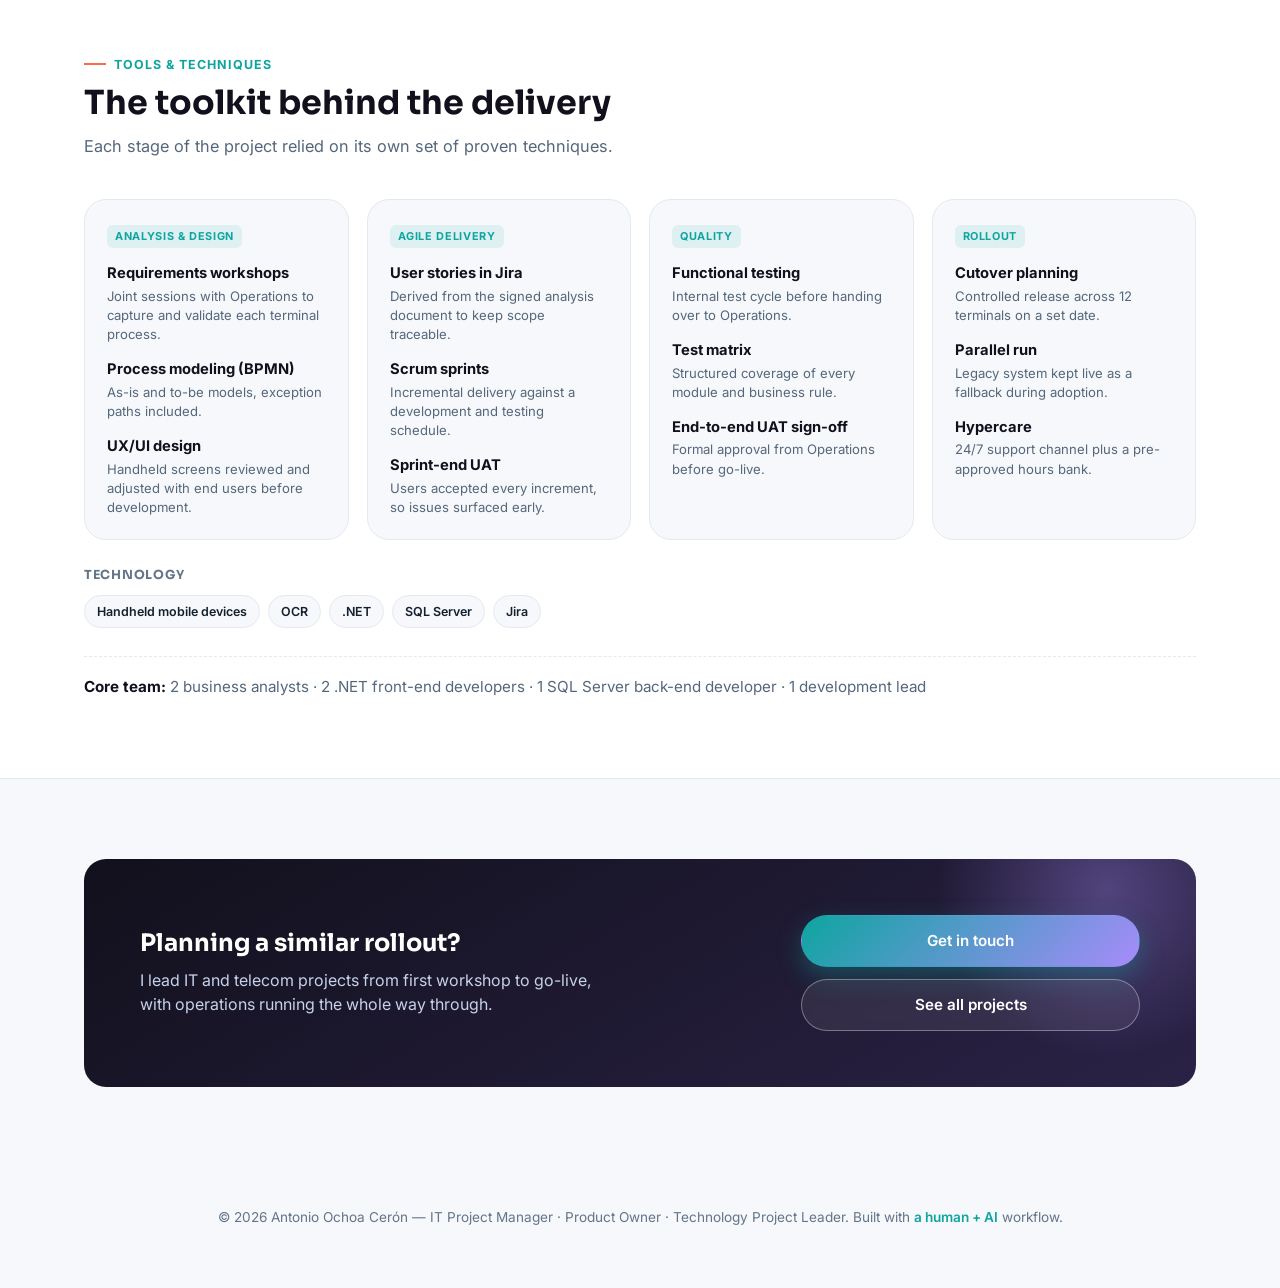
<file: simex-app.html>
<!DOCTYPE html>
<html lang="en">
<head>
<meta charset="UTF-8">
<meta name="viewport" content="width=device-width, initial-scale=1.0">
<title>SIMEX App — Rail Operations Mobility | Antonio Ochoa</title>
<meta name="description" content="Case study: migrating Ferromex's intermodal terminal operations from a desktop system to a handheld mobile app across 12 rail terminals. $200K budget, 9 months, delivered 2024–2025.">
<link rel="canonical" href="https://portfolio.aochoamx.workers.dev/simex-app">

<meta property="og:type" content="article">
<meta property="og:url" content="https://portfolio.aochoamx.workers.dev/simex-app">
<meta property="og:title" content="SIMEX App — Rail Operations Mobility | Antonio Ochoa">
<meta property="og:description" content="Migrating intermodal terminal operations from desktop to handheld mobile devices across 12 Ferromex rail terminals.">
<meta property="og:image" content="https://portfolio.aochoamx.workers.dev/images/project-simex-rail.jpg">
<meta property="og:locale" content="en_US">
<meta name="twitter:card" content="summary_large_image">

<link rel="icon" href="favicon.svg" type="image/svg+xml">
<link rel="icon" href="favicon-32.png" sizes="32x32" type="image/png">
<link rel="apple-touch-icon" href="apple-touch-icon.png">
<link rel="preconnect" href="https://fonts.googleapis.com">
<link rel="preconnect" href="https://fonts.gstatic.com" crossorigin>
<link href="https://fonts.googleapis.com/css2?family=Inter:wght@400;500;600;700;800&family=Sora:wght@600;700;800&display=swap" rel="stylesheet">
<link rel="stylesheet" href="styles.css">
<link rel="stylesheet" href="project.css">
</head>
<body>

<a class="skip-link" href="#main">Skip to content</a>

<header class="navbar">
  <div class="container">
    <a href="index.html" class="brand">
      <span class="brand-mark">AO</span>
      <span class="brand-text">
        <span class="brand-name">Antonio Ochoa</span>
        <span class="brand-tag">Project Portfolio</span>
      </span>
    </a>
    <nav class="nav-links" id="primary-nav" aria-label="Primary">
      <a href="index.html#profile">Profile</a>
      <a href="index.html#projects">Projects</a>
      <a href="index.html#skills">Skills</a>
      <a href="index.html#certifications">Certifications</a>
      <a href="index.html#contact">Contact</a>
    </nav>
    <div class="nav-cta">
      <a href="docs/Portafolio%20Antonio%20Ochoa%20-%20EN.pdf" class="btn btn-primary" download><svg width="16" height="16" viewBox="0 0 24 24" fill="none" stroke="currentColor" stroke-width="1.8" stroke-linecap="round" stroke-linejoin="round"><path d="M21 15v4a2 2 0 0 1-2 2H5a2 2 0 0 1-2-2v-4"></path><polyline points="7 10 12 15 17 10"></polyline><line x1="12" y1="15" x2="12" y2="3"></line></svg> <span class="btn-label">Download Portfolio</span></a>
    </div>
    <button class="nav-toggle" aria-label="Open menu" aria-expanded="false" aria-controls="primary-nav"><span></span><span></span><span></span></button>
  </div>
</header>

<main id="main">

<!-- ============ HERO ============ -->
<section class="pd-hero">
  <div class="container">
    <a href="index.html#projects" class="pd-back">← Back to projects</a>
    <div class="pd-split">
      <div>
        <span class="pd-client"><img src="images/logo-grupo-mexico.png" alt="Grupo México Transportes">GMXT · Ferromex · Case study</span>
        <h1>SIMEX App — <span class="accent">Rail Operations Mobility</span></h1>
        <p class="lead">
          Moving intermodal terminal operations off the desktop and onto handheld devices, so every
          container movement is recorded where it happens: at the gate and at the train, across
          Ferromex's 12 intermodal terminals.
        </p>
      </div>
      <figure class="pd-figure pad">
        <img src="images/simex-app-migration.png" alt="Illustration of a desktop application being migrated to a handheld mobile device" width="425" height="170">
        <figcaption>From a fixed workstation to a rugged handheld device.</figcaption>
      </figure>
    </div>

    <div class="pd-stats" style="margin-top:44px;">
      <div class="pd-stat"><span class="num">$200K</span><span class="lbl">Budget (USD)</span></div>
      <div class="pd-stat"><span class="num">9 months</span><span class="lbl">Duration</span></div>
      <div class="pd-stat"><span class="num">12</span><span class="lbl">Intermodal terminals</span></div>
      <div class="pd-stat"><span class="num">6</span><span class="lbl">Core team members</span></div>
      <div class="pd-stat"><span class="num">2024–25</span><span class="lbl">Delivered</span></div>
    </div>
  </div>
</section>

<!-- ============ OVERVIEW ============ -->
<section class="pd-section">
  <div class="container">
    <div class="pd-split">
      <div class="pd-prose">
        <span class="section-label">Overview</span>
        <h2 class="section-title">From the back office to the terminal yard</h2>
        <p>
          Terminal staff recorded every <strong>In-Gate, Out-Gate, Train-Load and Train-Unload</strong>
          event in SIMEX, a desktop application. Each movement had to be captured from a fixed
          workstation, away from the container and the train it described.
        </p>
        <p>
          The goal was to migrate these operations to a <strong>mobile app on handheld devices</strong>
          and use the move to add what a desktop could not offer: photo evidence taken on the spot and
          <strong>OCR recognition of container numbers</strong>.
        </p>
      </div>
      <figure class="pd-figure pd-browser">
        <div class="bar"><span></span><span></span><span></span></div>
        <img src="images/simex-app-legacy-portal.jpg" alt="Screenshot of the legacy IMEX desktop system home screen with login and quick booking lookup" width="1454" height="899" loading="lazy">
        <figcaption>Starting point: the legacy IMEX desktop system.</figcaption>
      </figure>
    </div>

    <div class="pd-cards" style="margin-top:56px;">
      <div class="pd-card">
        <div class="ico"><svg width="20" height="20" viewBox="0 0 24 24" fill="none" stroke="currentColor" stroke-width="2" stroke-linecap="round" stroke-linejoin="round"><path d="M10.29 3.86 1.82 18a2 2 0 0 0 1.71 3h16.94a2 2 0 0 0 1.71-3L13.71 3.86a2 2 0 0 0-3.42 0z"/><line x1="12" y1="9" x2="12" y2="13"/><line x1="12" y1="17" x2="12.01" y2="17"/></svg></div>
        <h3>The challenge</h3>
        <p>Many stakeholders across 12 terminals and a combined software and hardware scope, with
          operations that could not stop during the transition.</p>
      </div>
      <div class="pd-card">
        <div class="ico"><svg width="20" height="20" viewBox="0 0 24 24" fill="none" stroke="currentColor" stroke-width="2" stroke-linecap="round" stroke-linejoin="round"><polyline points="22 12 18 12 15 21 9 3 6 12 2 12"/></svg></div>
        <h3>The approach</h3>
        <p>Signed-off analysis before any code, sprint delivery with user acceptance at every
          sprint, and a controlled rollout with the legacy system running in parallel.</p>
      </div>
      <div class="pd-card">
        <div class="ico"><svg width="20" height="20" viewBox="0 0 24 24" fill="none" stroke="currentColor" stroke-width="2" stroke-linecap="round" stroke-linejoin="round"><path d="M20 21v-2a4 4 0 0 0-4-4H8a4 4 0 0 0-4 4v2"/><circle cx="12" cy="7" r="4"/></svg></div>
        <h3>My role</h3>
        <p>Project Manager, responsible for end-to-end planning, budget, stakeholder alignment,
          coordination of the analysis and development teams, and the go-live.</p>
      </div>
    </div>
  </div>
</section>

<!-- ============ OPERATIONAL FLOW ============ -->
<section class="pd-section alt">
  <div class="container">
    <span class="section-label">Scope</span>
    <h2 class="section-title">Five terminal events, one mobile workflow</h2>
    <p class="section-intro">
      Analysis focused on the five events that move a container through an intermodal terminal,
      and on the business rules each one must enforce.
    </p>

    <div class="pd-flow">
      <div class="pd-flow-step">
        <span class="step-tag">01 · Gate</span>
        <h4>In-Gate</h4>
        <ul>
          <li>Valid waybill</li>
          <li>Traffic type</li>
          <li>Assigned terminal</li>
          <li>Booking confirmed</li>
        </ul>
      </div>
      <div class="pd-flow-step">
        <span class="step-tag">02 · Planning</span>
        <h4>Train consolidation</h4>
        <ul>
          <li>Route, origin and destination</li>
          <li>Lots and traffic types</li>
          <li>Compatible container types</li>
          <li>Stowage rules</li>
        </ul>
      </div>
      <div class="pd-flow-step">
        <span class="step-tag">03 · Rail</span>
        <h4>Train load</h4>
        <ul>
          <li>Date and time</li>
          <li>User</li>
          <li>Terminal</li>
        </ul>
      </div>
      <div class="pd-flow-step">
        <span class="step-tag">04 · Rail</span>
        <h4>Train unload</h4>
        <ul>
          <li>Date and time</li>
          <li>Container-by-container</li>
          <li>Or full-train unload</li>
        </ul>
      </div>
      <div class="pd-flow-step">
        <span class="step-tag">05 · Gate</span>
        <h4>Out-Gate</h4>
        <ul>
          <li>Payments up to date</li>
          <li>Unload previously recorded</li>
        </ul>
      </div>
    </div>
  </div>
</section>

<!-- ============ DELIVERY ============ -->
<section class="pd-section">
  <div class="container">
    <span class="section-label">Delivery</span>
    <h2 class="section-title">How the project was delivered</h2>
    <p class="section-intro">
      A hybrid lifecycle: predictive planning and formal sign-offs at the edges, agile sprints in the middle.
    </p>

    <div class="pd-phases" aria-hidden="true">
      <div class="pd-phase"><span class="dot">1</span><strong>Initiation</strong><span>Plan &amp; baseline</span></div>
      <div class="pd-phase"><span class="dot">2</span><strong>Analysis</strong><span>Workshops &amp; UX</span></div>
      <div class="pd-phase"><span class="dot">3</span><strong>Development</strong><span>Sprints</span></div>
      <div class="pd-phase"><span class="dot">4</span><strong>Testing</strong><span>End-to-end UAT</span></div>
      <div class="pd-phase"><span class="dot">5</span><strong>Deployment</strong><span>12 terminals</span></div>
      <div class="pd-phase"><span class="dot">6</span><strong>Hypercare</strong><span>Hours bank</span></div>
    </div>

    <div class="pd-phase-detail">
      <div class="ph-label"><small>Phase 1</small>Initiation</div>
      <div>
        <p>Built a high-level, phased roadmap together with time, scope and cost estimates, which
          became the baseline for the rest of the project.</p>
      </div>
    </div>

    <div class="pd-phase-detail">
      <div class="ph-label"><small>Phase 2</small>Analysis &amp; design</div>
      <div>
        <p>With a contracted team of business analysts, I ran requirements workshops with Operations
          to model the five terminal processes. The work then moved to the target state:</p>
        <ul class="pd-checks">
          <li><strong>To-be process models</strong> in BPMN, including exception paths.</li>
          <li><strong>UX/UI screen design</strong> for handheld devices, reviewed and adjusted with end users.</li>
          <li><strong>Mobile-native features:</strong> on-site photo capture and OCR recognition of container numbers.</li>
        </ul>
        <p>Everything was consolidated into a single analysis document, signed off by every
          stakeholder, including the project sponsor.</p>
        <figure class="pd-figure pad narrow">
          <img src="images/simex-app-bpmn.png" alt="BPMN diagram of a cargo loading process with exception handling paths" width="829" height="479" loading="lazy">
          <figcaption>Example of the BPMN notation used to model to-be processes, exception handling included.</figcaption>
        </figure>
      </div>
    </div>

    <div class="pd-phase-detail">
      <div class="ph-label"><small>Phase 3</small>Development</div>
      <div>
        <p>The signed analysis was broken down into user stories in <strong>Jira</strong>, with a
          development and testing schedule. The team delivered in sprints, and each sprint closed with
          user acceptance testing, so issues surfaced early rather than at the end.</p>
        <p>Before handing over to Operations, the team ran internal functional testing against a
          structured test matrix.</p>
        <figure class="pd-figure">
          <div class="pd-table-wrap">
            <table class="pd-table">
              <thead>
                <tr><th>ID</th><th>Module</th><th>Test scenario</th><th>Result</th></tr>
              </thead>
              <tbody>
                <tr><td>TC-001</td><td>In-Gate</td><td>Reject entry when the waybill is invalid</td><td><span class="pd-status">Pass</span></td></tr>
                <tr><td>TC-002</td><td>In-Gate</td><td>Register entry with a valid booking and assigned terminal</td><td><span class="pd-status">Pass</span></td></tr>
                <tr><td>TC-003</td><td>OCR</td><td>Container number read from a photo pre-fills the form</td><td><span class="pd-status">Pass</span></td></tr>
                <tr><td>TC-004</td><td>Consolidation</td><td>Block an incompatible container type on a train</td><td><span class="pd-status">Pass</span></td></tr>
                <tr><td>TC-005</td><td>Train unload</td><td>Unload a full train in a single action</td><td><span class="pd-status">Pass</span></td></tr>
                <tr><td>TC-006</td><td>Out-Gate</td><td>Block exit when payments are outstanding</td><td><span class="pd-status">Pass</span></td></tr>
              </tbody>
            </table>
          </div>
          <figcaption>Illustrative excerpt showing the structure of the test matrix.</figcaption>
        </figure>
      </div>
    </div>

    <div class="pd-phase-detail">
      <div class="ph-label"><small>Phase 4</small>Testing</div>
      <div>
        <p>Operations ran end-to-end user acceptance testing across the full workflow. Results were
          documented in a test report formally signed off by Operations, and the requested adjustments
          were applied before go-live.</p>
      </div>
    </div>

    <div class="pd-phase-detail">
      <div class="ph-label"><small>Phase 5</small>Deployment</div>
      <div>
        <p>The rollout was designed to protect terminal operations at every step:</p>
        <ul class="pd-checks">
          <li><strong>On-site training</strong> for every user, with visits to the terminals.</li>
          <li><strong>Controlled release</strong> across all 12 terminals on a planned cutover date.</li>
          <li><strong>Parallel run:</strong> the legacy system stayed live alongside the new app.</li>
          <li><strong>Go-live support:</strong> a dedicated team at headquarters and a 24/7 chat channel for
            Operations, from cutover through the following week.</li>
        </ul>
        <figure class="pd-diagram">
          <div class="pd-table-wrap">
            <svg viewBox="0 0 980 280" role="img" aria-labelledby="rollout-title" style="min-width:680px;">
              <title id="rollout-title">Rollout timeline: training, parallel run of the legacy system, go-live of SIMEX App, support window and post-launch hours bank</title>
              <defs>
                <linearGradient id="g-app" x1="0" x2="1">
                  <stop offset="0" stop-color="#0ea5a0"/><stop offset="1" stop-color="#a78bfa"/>
                </linearGradient>
              </defs>
              <g font-family="Inter, sans-serif" font-size="13" font-weight="600">
                <!-- milestones -->
                <line x1="300" y1="34" x2="300" y2="268" stroke="#ff6b4a" stroke-width="2" stroke-dasharray="5 5"/>
                <line x1="600" y1="34" x2="600" y2="268" stroke="#7a8ba0" stroke-width="1.5" stroke-dasharray="5 5"/>
                <text x="300" y="24" text-anchor="middle" fill="#ff6b4a" font-weight="700">Cutover</text>
                <text x="600" y="24" text-anchor="middle" fill="#55677c">Cutover + 1 week</text>

                <rect x="40" y="46" width="260" height="30" rx="8" fill="#e8f7f6"/>
                <text x="54" y="66" fill="#0e7c78">On-site user training</text>

                <rect x="40" y="92" width="560" height="30" rx="8" fill="#e4e9f1"/>
                <text x="54" y="112" fill="#55677c">Legacy desktop system (parallel run)</text>

                <rect x="300" y="138" width="640" height="30" rx="8" fill="url(#g-app)"/>
                <text x="314" y="158" fill="#fff">SIMEX App live in 12 terminals</text>

                <rect x="300" y="184" width="300" height="30" rx="8" fill="#efe9fe"/>
                <text x="314" y="204" fill="#6d28d9">HQ support team + 24/7 chat</text>

                <rect x="600" y="230" width="340" height="30" rx="8" fill="#fff" stroke="#0ea5a0" stroke-dasharray="4 4"/>
                <text x="614" y="250" fill="#0e7c78">Hours bank for post-launch adjustments</text>
              </g>
            </svg>
          </div>
          <figcaption>Rollout plan: no terminal depended on the new app alone until it had proven itself in production.</figcaption>
        </figure>
      </div>
    </div>

    <div class="pd-phase-detail">
      <div class="ph-label"><small>Phase 6</small>Hypercare</div>
      <div>
        <p>A pre-approved bank of development hours was planned from the start to cover post-launch
          adjustments, so fixes and refinements requested by the terminals did not require a new
          procurement cycle.</p>
      </div>
    </div>
  </div>
</section>

<!-- ============ TOOLS & TECHNIQUES ============ -->
<section class="pd-section alt">
  <div class="container">
    <span class="section-label">Tools &amp; techniques</span>
    <h2 class="section-title">The toolkit behind the delivery</h2>
    <p class="section-intro">Each stage of the project relied on its own set of proven techniques.</p>

    <div class="pd-toolkit">
      <div class="pd-tool-group">
        <span class="step-tag">Analysis &amp; design</span>
        <ul>
          <li><strong>Requirements workshops</strong><span>Joint sessions with Operations to capture and validate each terminal process.</span></li>
          <li><strong>Process modeling (BPMN)</strong><span>As-is and to-be models, exception paths included.</span></li>
          <li><strong>UX/UI design</strong><span>Handheld screens reviewed and adjusted with end users before development.</span></li>
        </ul>
      </div>
      <div class="pd-tool-group">
        <span class="step-tag">Agile delivery</span>
        <ul>
          <li><strong>User stories in Jira</strong><span>Derived from the signed analysis document to keep scope traceable.</span></li>
          <li><strong>Scrum sprints</strong><span>Incremental delivery against a development and testing schedule.</span></li>
          <li><strong>Sprint-end UAT</strong><span>Users accepted every increment, so issues surfaced early.</span></li>
        </ul>
      </div>
      <div class="pd-tool-group">
        <span class="step-tag">Quality</span>
        <ul>
          <li><strong>Functional testing</strong><span>Internal test cycle before handing over to Operations.</span></li>
          <li><strong>Test matrix</strong><span>Structured coverage of every module and business rule.</span></li>
          <li><strong>End-to-end UAT sign-off</strong><span>Formal approval from Operations before go-live.</span></li>
        </ul>
      </div>
      <div class="pd-tool-group">
        <span class="step-tag">Rollout</span>
        <ul>
          <li><strong>Cutover planning</strong><span>Controlled release across 12 terminals on a set date.</span></li>
          <li><strong>Parallel run</strong><span>Legacy system kept live as a fallback during adoption.</span></li>
          <li><strong>Hypercare</strong><span>24/7 support channel plus a pre-approved hours bank.</span></li>
        </ul>
      </div>
    </div>

    <div class="pd-tools">
      <h3>Technology</h3>
      <div class="pill-row">
        <span class="pill">Handheld mobile devices</span>
        <span class="pill">OCR</span>
        <span class="pill">.NET</span>
        <span class="pill">SQL Server</span>
        <span class="pill">Jira</span>
      </div>
    </div>

    <p class="pd-team-strip"><strong>Core team:</strong> 2 business analysts · 2 .NET front-end developers · 1 SQL Server back-end developer · 1 development lead</p>
  </div>
</section>

<!-- ============ NEXT ============ -->
<section class="pd-section">
  <div class="container">
    <div class="cta">
      <div>
        <h2>Planning a similar rollout?</h2>
        <p>I lead IT and telecom projects from first workshop to go-live, with operations running the whole way through.</p>
      </div>
      <div class="cta-actions">
        <a href="index.html#contact" class="btn btn-primary">Get in touch</a>
        <a href="index.html#projects" class="btn btn-ghost">See all projects</a>
      </div>
    </div>
  </div>
</section>

</main>

<footer>
  <div class="container">
    © <span id="year"></span> Antonio Ochoa Cerón — IT Project Manager · Product Owner · Technology Project Leader.
    Built with <a href="mailto:aochoamx@gmail.com">a human + AI</a> workflow.
  </div>
</footer>

<script>
  document.getElementById('year').textContent = new Date().getFullYear();
  const toggle = document.querySelector('.nav-toggle');
  const links = document.querySelector('.nav-links');
  if (toggle && links) {
    const setOpen = (open) => {
      links.classList.toggle('open', open);
      toggle.setAttribute('aria-expanded', String(open));
      toggle.setAttribute('aria-label', open ? 'Close menu' : 'Open menu');
    };
    toggle.addEventListener('click', () => setOpen(!links.classList.contains('open')));
    links.querySelectorAll('a').forEach((a) => a.addEventListener('click', () => setOpen(false)));
    document.addEventListener('keydown', (e) => { if (e.key === 'Escape') setOpen(false); });
  }
</script>

</body>
</html>
</file>
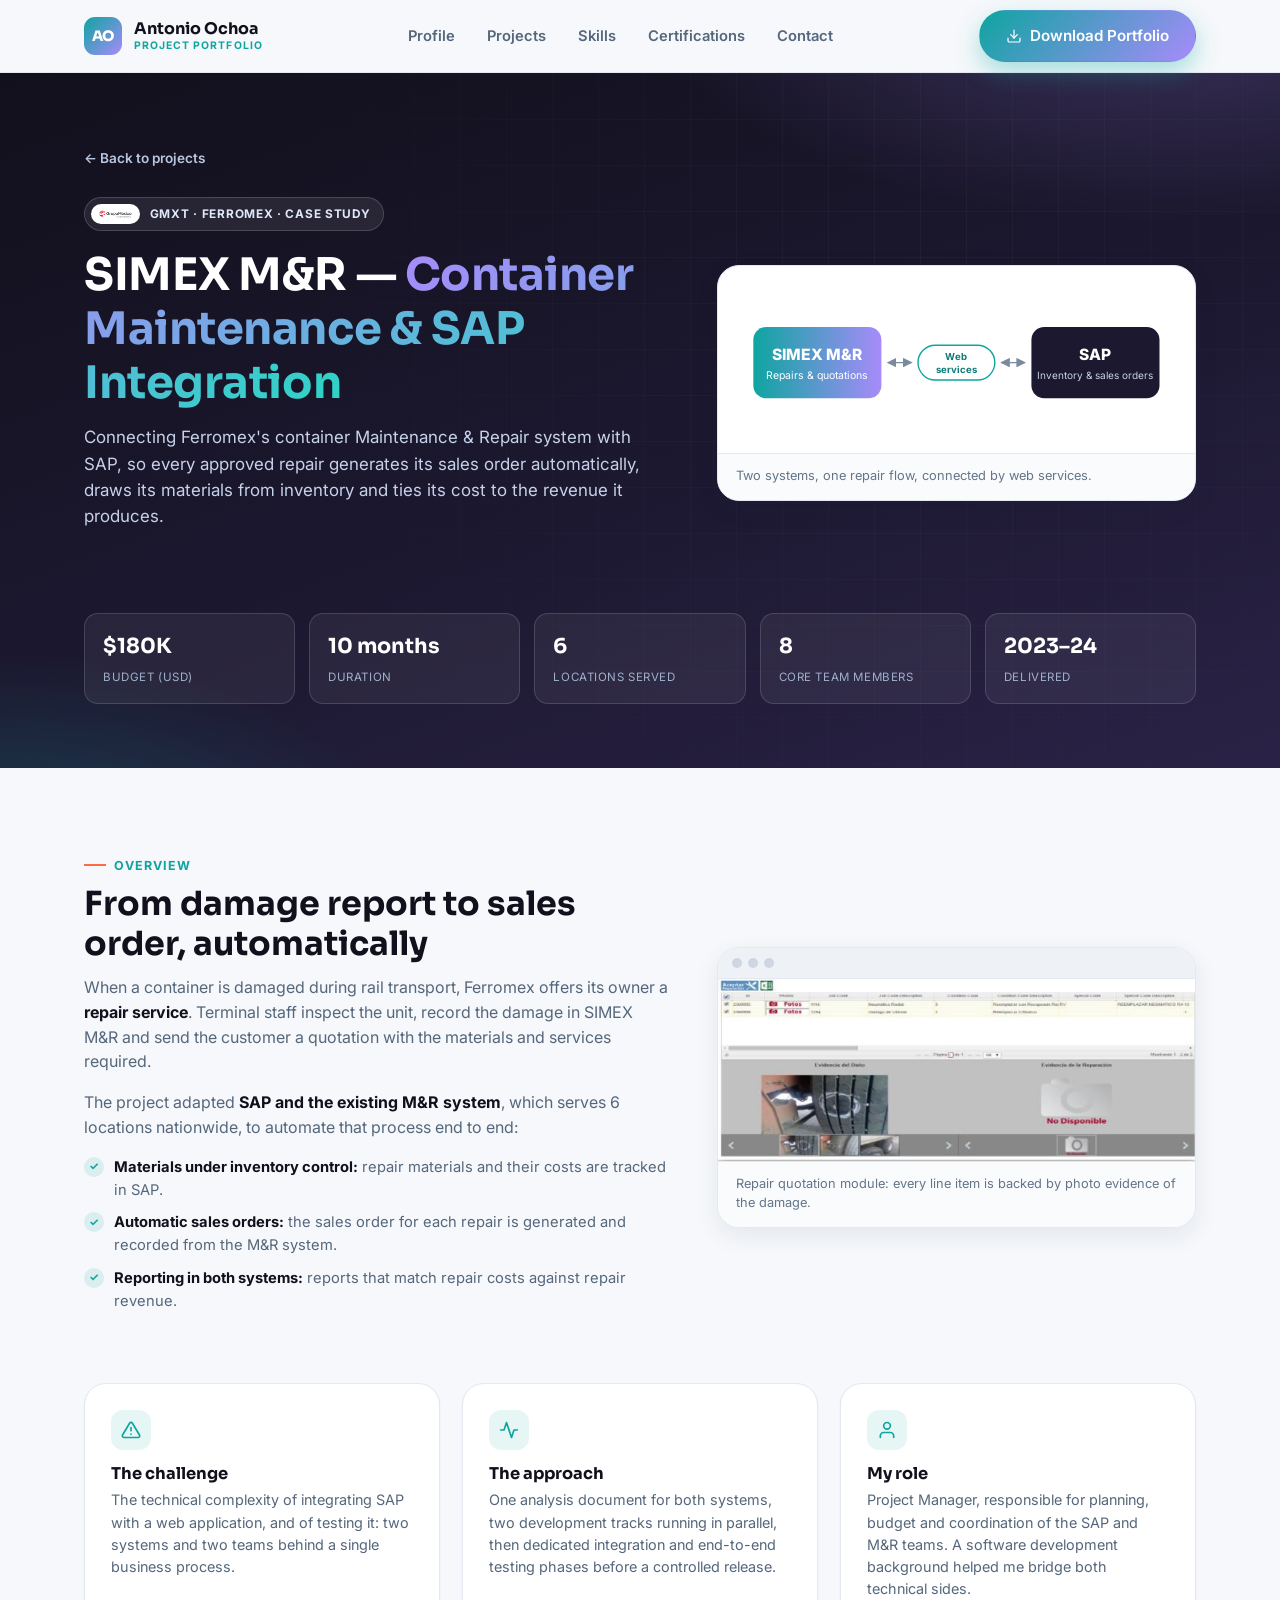
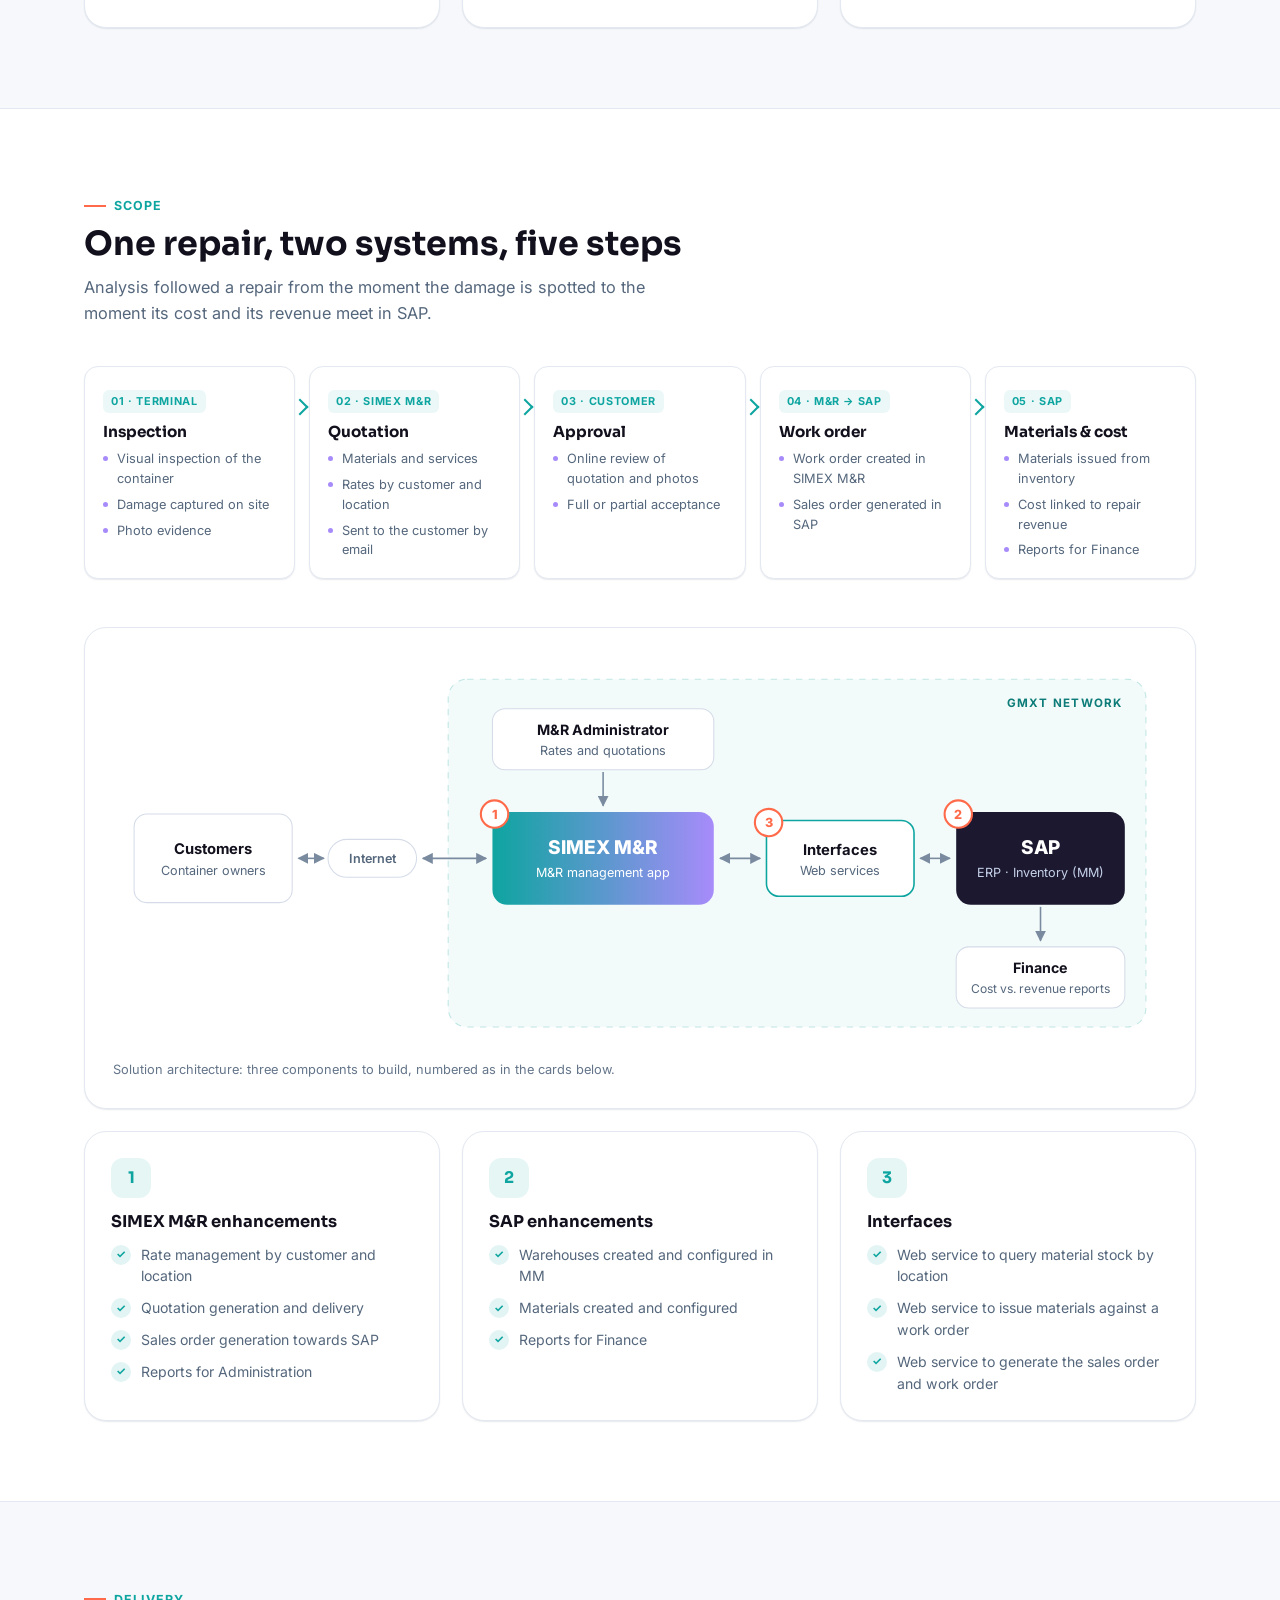
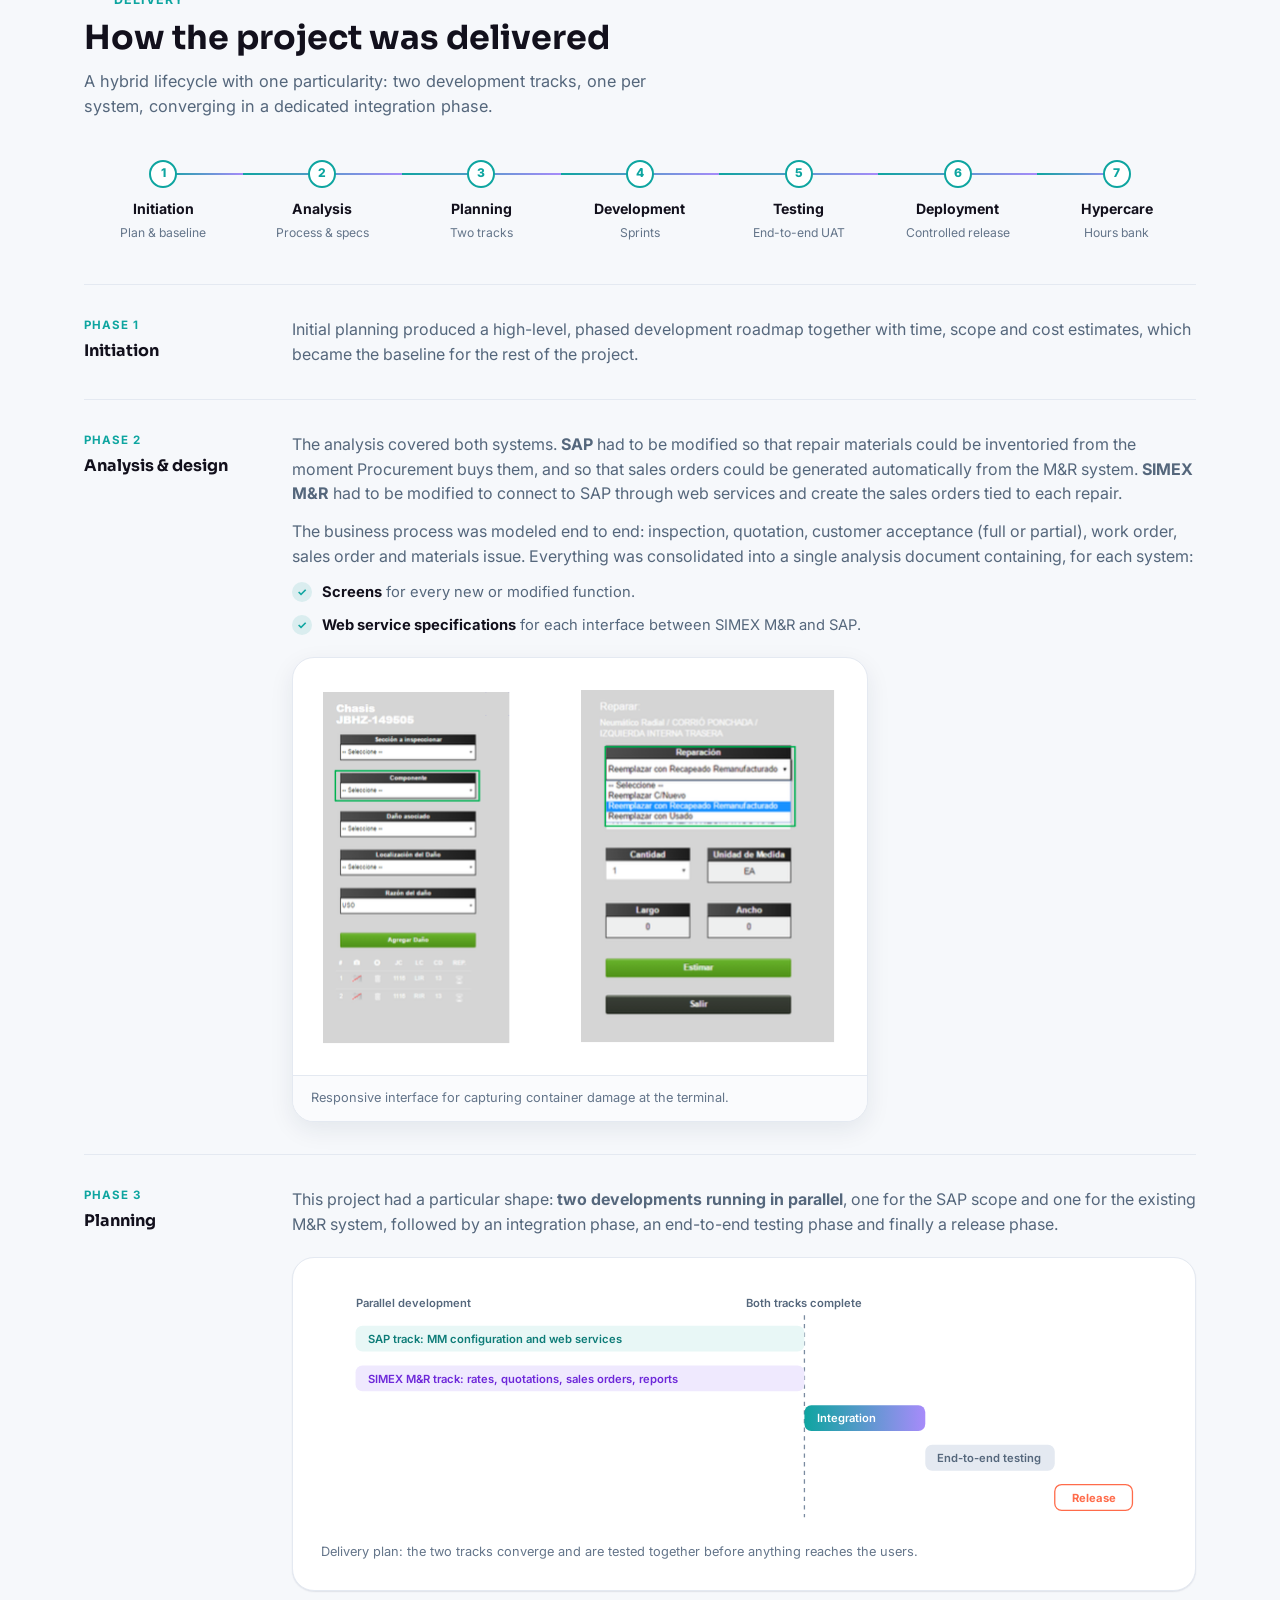
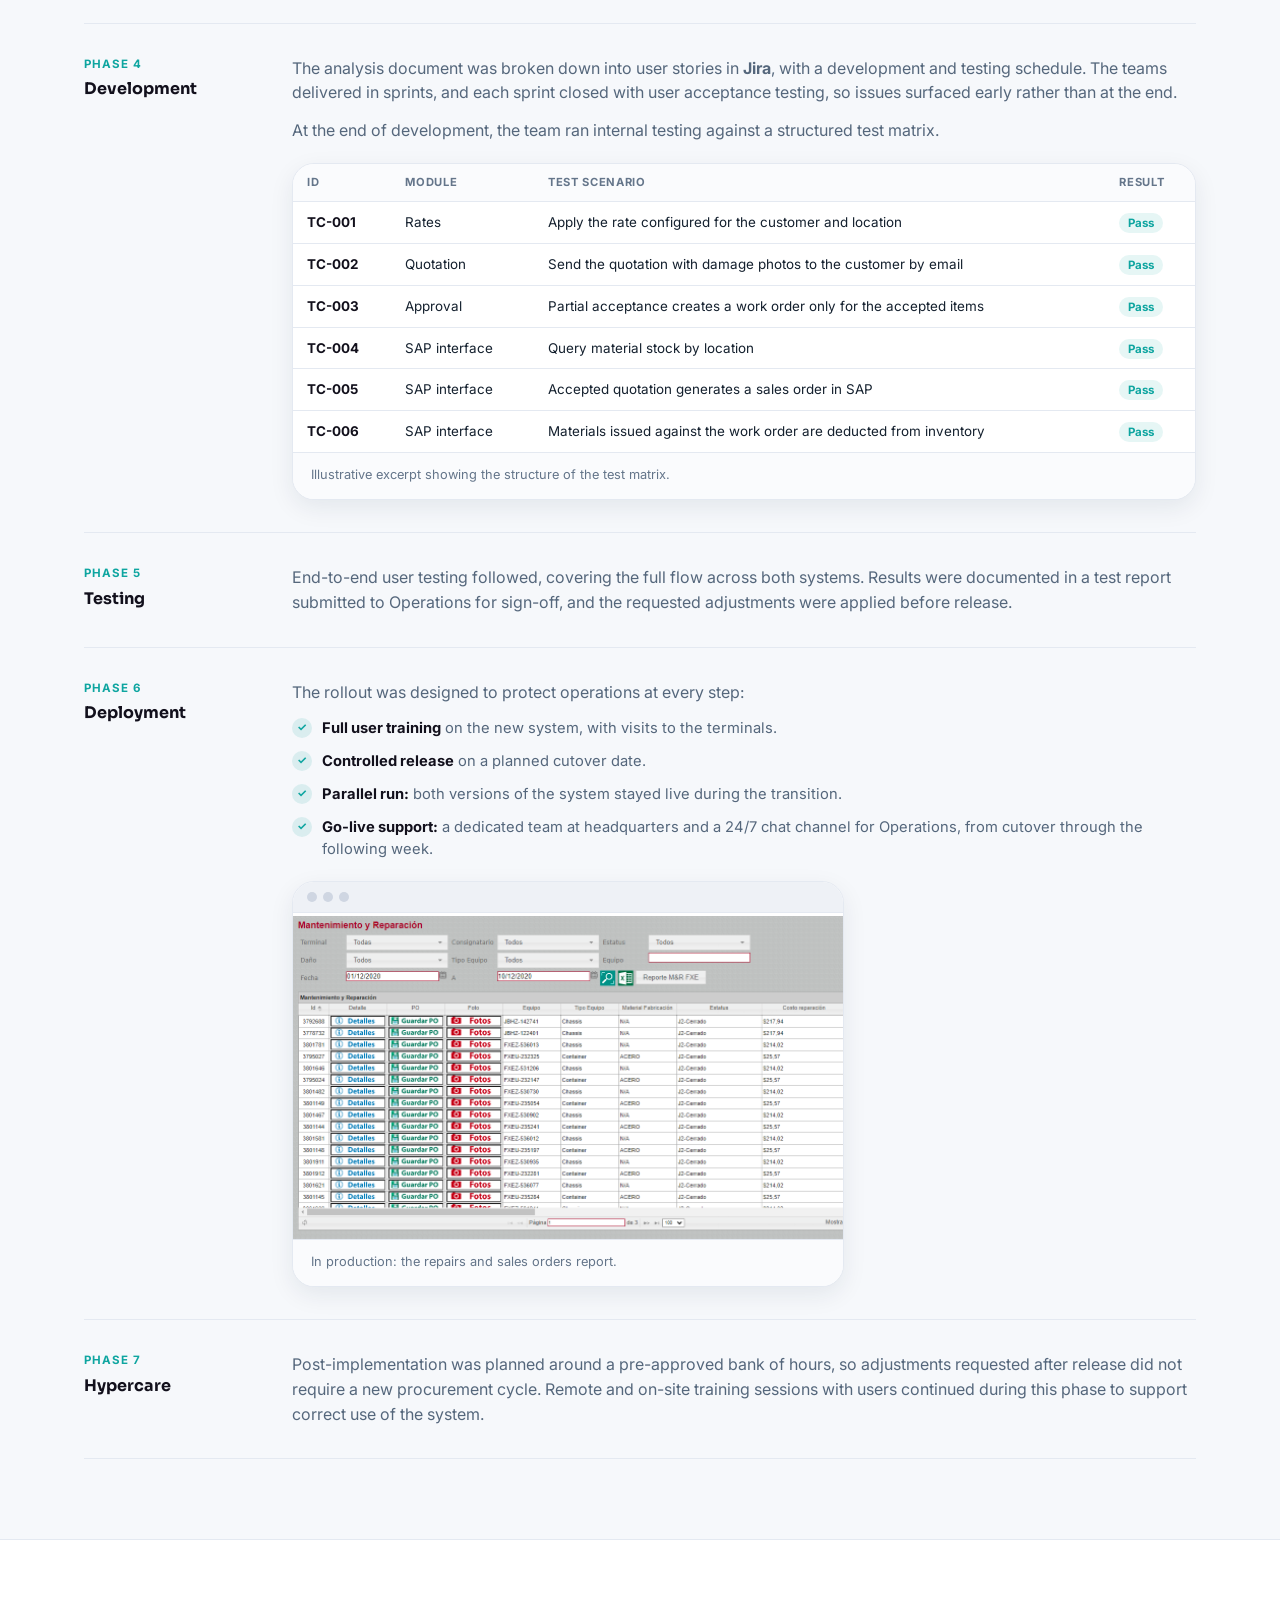
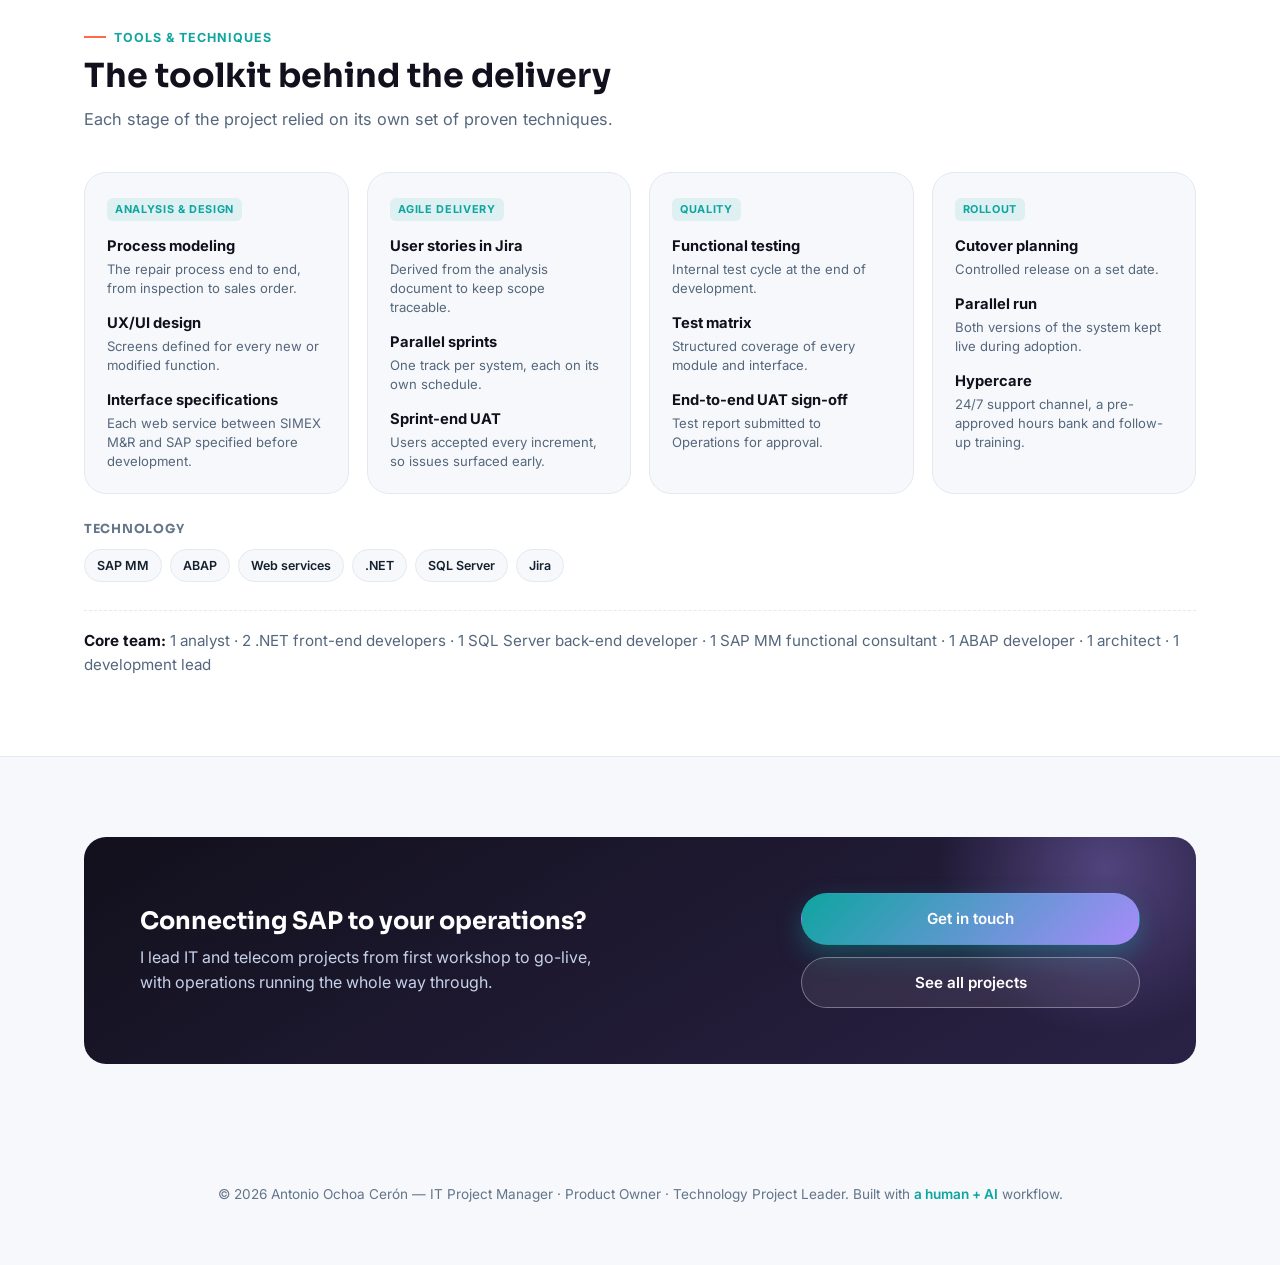
<file: simex-mr.html>
<!DOCTYPE html>
<html lang="en">
<head>
<meta charset="UTF-8">
<meta name="viewport" content="width=device-width, initial-scale=1.0">
<title>SIMEX M&amp;R — Container Maintenance &amp; SAP Integration | Antonio Ochoa</title>
<meta name="description" content="Case study: integrating Ferromex's container Maintenance &amp; Repair system with SAP inventory and sales orders through web services. $180K budget, 10 months, delivered 2023–2024.">
<link rel="canonical" href="https://portfolio.aochoamx.workers.dev/simex-mr">

<meta property="og:type" content="article">
<meta property="og:url" content="https://portfolio.aochoamx.workers.dev/simex-mr">
<meta property="og:title" content="SIMEX M&amp;R — Container Maintenance &amp; SAP Integration | Antonio Ochoa">
<meta property="og:description" content="Integrating Ferromex's container Maintenance &amp; Repair system with SAP inventory and sales orders through web services.">
<meta property="og:image" content="https://portfolio.aochoamx.workers.dev/images/project-simex-mr.jpg">
<meta property="og:locale" content="en_US">
<meta name="twitter:card" content="summary_large_image">

<link rel="icon" href="favicon.svg" type="image/svg+xml">
<link rel="icon" href="favicon-32.png" sizes="32x32" type="image/png">
<link rel="apple-touch-icon" href="apple-touch-icon.png">
<link rel="preconnect" href="https://fonts.googleapis.com">
<link rel="preconnect" href="https://fonts.gstatic.com" crossorigin>
<link href="https://fonts.googleapis.com/css2?family=Inter:wght@400;500;600;700;800&family=Sora:wght@600;700;800&display=swap" rel="stylesheet">
<link rel="stylesheet" href="styles.css">
<link rel="stylesheet" href="project.css">
</head>
<body>

<a class="skip-link" href="#main">Skip to content</a>

<header class="navbar">
  <div class="container">
    <a href="index.html" class="brand">
      <span class="brand-mark">AO</span>
      <span class="brand-text">
        <span class="brand-name">Antonio Ochoa</span>
        <span class="brand-tag">Project Portfolio</span>
      </span>
    </a>
    <nav class="nav-links" id="primary-nav" aria-label="Primary">
      <a href="index.html#profile">Profile</a>
      <a href="index.html#projects">Projects</a>
      <a href="index.html#skills">Skills</a>
      <a href="index.html#certifications">Certifications</a>
      <a href="index.html#contact">Contact</a>
    </nav>
    <div class="nav-cta">
      <a href="docs/Portafolio%20Antonio%20Ochoa%20-%20EN.pdf" class="btn btn-primary" download><svg width="16" height="16" viewBox="0 0 24 24" fill="none" stroke="currentColor" stroke-width="1.8" stroke-linecap="round" stroke-linejoin="round"><path d="M21 15v4a2 2 0 0 1-2 2H5a2 2 0 0 1-2-2v-4"></path><polyline points="7 10 12 15 17 10"></polyline><line x1="12" y1="15" x2="12" y2="3"></line></svg> <span class="btn-label">Download Portfolio</span></a>
    </div>
    <button class="nav-toggle" aria-label="Open menu" aria-expanded="false" aria-controls="primary-nav"><span></span><span></span><span></span></button>
  </div>
</header>

<main id="main">

<!-- ============ HERO ============ -->
<section class="pd-hero">
  <div class="container">
    <a href="index.html#projects" class="pd-back">← Back to projects</a>
    <div class="pd-split">
      <div>
        <span class="pd-client"><img src="images/logo-grupo-mexico.png" alt="Grupo México Transportes">GMXT · Ferromex · Case study</span>
        <h1>SIMEX M&amp;R — <span class="accent">Container Maintenance &amp; SAP Integration</span></h1>
        <p class="lead">
          Connecting Ferromex's container Maintenance &amp; Repair system with SAP, so every approved
          repair generates its sales order automatically, draws its materials from inventory and ties
          its cost to the revenue it produces.
        </p>
      </div>
      <figure class="pd-figure pad">
        <svg viewBox="0 0 460 150" role="img" aria-labelledby="hero-fig-title">
          <title id="hero-fig-title">SIMEX M&amp;R and SAP exchanging data through web services</title>
          <defs>
            <linearGradient id="g-hero" x1="0" x2="1">
              <stop offset="0" stop-color="#0ea5a0"/><stop offset="1" stop-color="#a78bfa"/>
            </linearGradient>
            <marker id="arr-hero" viewBox="0 0 10 10" refX="9" refY="5" markerWidth="7" markerHeight="7" orient="auto-start-reverse">
              <path d="M0 0 L10 5 L0 10 z" fill="#7a8ba0"/>
            </marker>
          </defs>
          <g font-family="Inter, sans-serif" text-anchor="middle">
            <rect x="8" y="36" width="140" height="78" rx="14" fill="url(#g-hero)"/>
            <text x="78" y="72" font-size="17" font-weight="800" fill="#fff">SIMEX M&amp;R</text>
            <text x="78" y="93" font-size="11.5" fill="#fff">Repairs &amp; quotations</text>

            <line x1="155" y1="75" x2="181" y2="75" stroke="#7a8ba0" stroke-width="1.5" marker-start="url(#arr-hero)" marker-end="url(#arr-hero)"/>
            <rect x="188" y="56" width="84" height="38" rx="19" fill="#fff" stroke="#0ea5a0" stroke-width="1.5"/>
            <text x="230" y="72" font-size="10.5" font-weight="700" fill="#0e7c78">Web</text>
            <text x="230" y="86" font-size="10.5" font-weight="700" fill="#0e7c78">services</text>
            <line x1="279" y1="75" x2="305" y2="75" stroke="#7a8ba0" stroke-width="1.5" marker-start="url(#arr-hero)" marker-end="url(#arr-hero)"/>

            <rect x="312" y="36" width="140" height="78" rx="14" fill="#1c1830"/>
            <text x="382" y="72" font-size="17" font-weight="800" fill="#fff">SAP</text>
            <text x="382" y="93" font-size="11" fill="#c6d2ea">Inventory &amp; sales orders</text>
          </g>
        </svg>
        <figcaption>Two systems, one repair flow, connected by web services.</figcaption>
      </figure>
    </div>

    <div class="pd-stats" style="margin-top:44px;">
      <div class="pd-stat"><span class="num">$180K</span><span class="lbl">Budget (USD)</span></div>
      <div class="pd-stat"><span class="num">10 months</span><span class="lbl">Duration</span></div>
      <div class="pd-stat"><span class="num">6</span><span class="lbl">Locations served</span></div>
      <div class="pd-stat"><span class="num">8</span><span class="lbl">Core team members</span></div>
      <div class="pd-stat"><span class="num">2023–24</span><span class="lbl">Delivered</span></div>
    </div>
  </div>
</section>

<!-- ============ OVERVIEW ============ -->
<section class="pd-section">
  <div class="container">
    <div class="pd-split">
      <div class="pd-prose">
        <span class="section-label">Overview</span>
        <h2 class="section-title">From damage report to sales order, automatically</h2>
        <p>
          When a container is damaged during rail transport, Ferromex offers its owner a
          <strong>repair service</strong>. Terminal staff inspect the unit, record the damage in
          SIMEX M&amp;R and send the customer a quotation with the materials and services required.
        </p>
        <p>
          The project adapted <strong>SAP and the existing M&amp;R system</strong>, which serves
          6 locations nationwide, to automate that process end to end:
        </p>
        <ul class="pd-checks">
          <li><strong>Materials under inventory control:</strong> repair materials and their costs are tracked in SAP.</li>
          <li><strong>Automatic sales orders:</strong> the sales order for each repair is generated and recorded from the M&amp;R system.</li>
          <li><strong>Reporting in both systems:</strong> reports that match repair costs against repair revenue.</li>
        </ul>
      </div>
      <figure class="pd-figure pd-browser">
        <div class="bar"><span></span><span></span><span></span></div>
        <img src="images/simex-mr-quotations.png" alt="Screenshot of the repair quotation module listing repair line items with photo evidence of the damage" width="708" height="270" loading="lazy">
        <figcaption>Repair quotation module: every line item is backed by photo evidence of the damage.</figcaption>
      </figure>
    </div>

    <div class="pd-cards" style="margin-top:56px;">
      <div class="pd-card">
        <div class="ico"><svg width="20" height="20" viewBox="0 0 24 24" fill="none" stroke="currentColor" stroke-width="2" stroke-linecap="round" stroke-linejoin="round"><path d="M10.29 3.86 1.82 18a2 2 0 0 0 1.71 3h16.94a2 2 0 0 0 1.71-3L13.71 3.86a2 2 0 0 0-3.42 0z"/><line x1="12" y1="9" x2="12" y2="13"/><line x1="12" y1="17" x2="12.01" y2="17"/></svg></div>
        <h3>The challenge</h3>
        <p>The technical complexity of integrating SAP with a web application, and of testing it:
          two systems and two teams behind a single business process.</p>
      </div>
      <div class="pd-card">
        <div class="ico"><svg width="20" height="20" viewBox="0 0 24 24" fill="none" stroke="currentColor" stroke-width="2" stroke-linecap="round" stroke-linejoin="round"><polyline points="22 12 18 12 15 21 9 3 6 12 2 12"/></svg></div>
        <h3>The approach</h3>
        <p>One analysis document for both systems, two development tracks running in parallel, then
          dedicated integration and end-to-end testing phases before a controlled release.</p>
      </div>
      <div class="pd-card">
        <div class="ico"><svg width="20" height="20" viewBox="0 0 24 24" fill="none" stroke="currentColor" stroke-width="2" stroke-linecap="round" stroke-linejoin="round"><path d="M20 21v-2a4 4 0 0 0-4-4H8a4 4 0 0 0-4 4v2"/><circle cx="12" cy="7" r="4"/></svg></div>
        <h3>My role</h3>
        <p>Project Manager, responsible for planning, budget and coordination of the SAP and M&amp;R
          teams. A software development background helped me bridge both technical sides.</p>
      </div>
    </div>
  </div>
</section>

<!-- ============ REPAIR FLOW & ARCHITECTURE ============ -->
<section class="pd-section alt">
  <div class="container">
    <span class="section-label">Scope</span>
    <h2 class="section-title">One repair, two systems, five steps</h2>
    <p class="section-intro">
      Analysis followed a repair from the moment the damage is spotted to the moment its cost and
      its revenue meet in SAP.
    </p>

    <div class="pd-flow">
      <div class="pd-flow-step">
        <span class="step-tag">01 · Terminal</span>
        <h4>Inspection</h4>
        <ul>
          <li>Visual inspection of the container</li>
          <li>Damage captured on site</li>
          <li>Photo evidence</li>
        </ul>
      </div>
      <div class="pd-flow-step">
        <span class="step-tag">02 · SIMEX M&amp;R</span>
        <h4>Quotation</h4>
        <ul>
          <li>Materials and services</li>
          <li>Rates by customer and location</li>
          <li>Sent to the customer by email</li>
        </ul>
      </div>
      <div class="pd-flow-step">
        <span class="step-tag">03 · Customer</span>
        <h4>Approval</h4>
        <ul>
          <li>Online review of quotation and photos</li>
          <li>Full or partial acceptance</li>
        </ul>
      </div>
      <div class="pd-flow-step">
        <span class="step-tag">04 · M&amp;R → SAP</span>
        <h4>Work order</h4>
        <ul>
          <li>Work order created in SIMEX M&amp;R</li>
          <li>Sales order generated in SAP</li>
        </ul>
      </div>
      <div class="pd-flow-step">
        <span class="step-tag">05 · SAP</span>
        <h4>Materials &amp; cost</h4>
        <ul>
          <li>Materials issued from inventory</li>
          <li>Cost linked to repair revenue</li>
          <li>Reports for Finance</li>
        </ul>
      </div>
    </div>

    <figure class="pd-diagram" style="margin:48px 0 0;">
      <div class="pd-table-wrap">
        <svg viewBox="0 0 1000 370" role="img" aria-labelledby="arch-title" style="min-width:720px;">
          <title id="arch-title">Solution architecture: customers reach SIMEX M&amp;R over the internet. Inside the corporate network, web service interfaces connect SIMEX M&amp;R with SAP, which feeds cost versus revenue reports to Finance.</title>
          <defs>
            <linearGradient id="g-mr" x1="0" x2="1">
              <stop offset="0" stop-color="#0ea5a0"/><stop offset="1" stop-color="#a78bfa"/>
            </linearGradient>
            <marker id="arr" viewBox="0 0 10 10" refX="9" refY="5" markerWidth="7" markerHeight="7" orient="auto-start-reverse">
              <path d="M0 0 L10 5 L0 10 z" fill="#7a8ba0"/>
            </marker>
          </defs>
          <g font-family="Inter, sans-serif" text-anchor="middle">
            <!-- corporate network -->
            <rect x="318" y="22" width="662" height="330" rx="18" fill="#f3fbfa" stroke="#bfe6e3" stroke-dasharray="6 6"/>
            <text x="958" y="48" text-anchor="end" font-size="11" font-weight="700" letter-spacing="1.2" fill="#0e7c78">GMXT NETWORK</text>

            <!-- customers -->
            <rect x="20" y="150" width="150" height="84" rx="12" fill="#fff" stroke="#d5dce8"/>
            <text x="95" y="188" font-size="14" font-weight="700" fill="#12101c">Customers</text>
            <text x="95" y="208" font-size="12" fill="#55677c">Container owners</text>

            <!-- internet -->
            <line x1="176" y1="192" x2="200" y2="192" stroke="#7a8ba0" stroke-width="1.5" marker-start="url(#arr)" marker-end="url(#arr)"/>
            <rect x="204" y="174" width="84" height="36" rx="18" fill="#fff" stroke="#d5dce8"/>
            <text x="246" y="196" font-size="12" font-weight="600" fill="#55677c">Internet</text>
            <line x1="294" y1="192" x2="354" y2="192" stroke="#7a8ba0" stroke-width="1.5" marker-start="url(#arr)" marker-end="url(#arr)"/>

            <!-- administrator -->
            <rect x="360" y="50" width="210" height="58" rx="12" fill="#fff" stroke="#d5dce8"/>
            <text x="465" y="75" font-size="13.5" font-weight="700" fill="#12101c">M&amp;R Administrator</text>
            <text x="465" y="94" font-size="12" fill="#55677c">Rates and quotations</text>
            <line x1="465" y1="110" x2="465" y2="142" stroke="#7a8ba0" stroke-width="1.5" marker-end="url(#arr)"/>

            <!-- SIMEX M&R -->
            <rect x="360" y="148" width="210" height="88" rx="14" fill="url(#g-mr)"/>
            <text x="465" y="188" font-size="18" font-weight="800" fill="#fff">SIMEX M&amp;R</text>
            <text x="465" y="210" font-size="12" fill="#fff">M&amp;R management app</text>

            <!-- interfaces -->
            <line x1="576" y1="192" x2="614" y2="192" stroke="#7a8ba0" stroke-width="1.5" marker-start="url(#arr)" marker-end="url(#arr)"/>
            <rect x="620" y="156" width="140" height="72" rx="12" fill="#fff" stroke="#0ea5a0" stroke-width="1.5"/>
            <text x="690" y="189" font-size="14" font-weight="700" fill="#12101c">Interfaces</text>
            <text x="690" y="208" font-size="12" fill="#55677c">Web services</text>
            <line x1="766" y1="192" x2="794" y2="192" stroke="#7a8ba0" stroke-width="1.5" marker-start="url(#arr)" marker-end="url(#arr)"/>

            <!-- SAP -->
            <rect x="800" y="148" width="160" height="88" rx="14" fill="#1c1830"/>
            <text x="880" y="188" font-size="18" font-weight="800" fill="#fff">SAP</text>
            <text x="880" y="210" font-size="12" fill="#c6d2ea">ERP · Inventory (MM)</text>
            <line x1="880" y1="238" x2="880" y2="270" stroke="#7a8ba0" stroke-width="1.5" marker-end="url(#arr)"/>

            <!-- finance -->
            <rect x="800" y="276" width="160" height="58" rx="12" fill="#fff" stroke="#d5dce8"/>
            <text x="880" y="301" font-size="13.5" font-weight="700" fill="#12101c">Finance</text>
            <text x="880" y="320" font-size="11.5" fill="#55677c">Cost vs. revenue reports</text>

            <!-- component badges -->
            <g font-size="12" font-weight="800" fill="#ff6b4a">
              <circle cx="362" cy="150" r="13" fill="#fff" stroke="#ff6b4a" stroke-width="2"/><text x="362" y="154.5">1</text>
              <circle cx="802" cy="150" r="13" fill="#fff" stroke="#ff6b4a" stroke-width="2"/><text x="802" y="154.5">2</text>
              <circle cx="622" cy="158" r="13" fill="#fff" stroke="#ff6b4a" stroke-width="2"/><text x="622" y="162.5">3</text>
            </g>
          </g>
        </svg>
      </div>
      <figcaption>Solution architecture: three components to build, numbered as in the cards below.</figcaption>
    </figure>

    <div class="pd-cards" style="margin-top:22px;">
      <div class="pd-card">
        <div class="ico pd-num">1</div>
        <h3>SIMEX M&amp;R enhancements</h3>
        <ul class="pd-checks">
          <li>Rate management by customer and location</li>
          <li>Quotation generation and delivery</li>
          <li>Sales order generation towards SAP</li>
          <li>Reports for Administration</li>
        </ul>
      </div>
      <div class="pd-card">
        <div class="ico pd-num">2</div>
        <h3>SAP enhancements</h3>
        <ul class="pd-checks">
          <li>Warehouses created and configured in MM</li>
          <li>Materials created and configured</li>
          <li>Reports for Finance</li>
        </ul>
      </div>
      <div class="pd-card">
        <div class="ico pd-num">3</div>
        <h3>Interfaces</h3>
        <ul class="pd-checks">
          <li>Web service to query material stock by location</li>
          <li>Web service to issue materials against a work order</li>
          <li>Web service to generate the sales order and work order</li>
        </ul>
      </div>
    </div>
  </div>
</section>

<!-- ============ DELIVERY ============ -->
<section class="pd-section">
  <div class="container">
    <span class="section-label">Delivery</span>
    <h2 class="section-title">How the project was delivered</h2>
    <p class="section-intro">
      A hybrid lifecycle with one particularity: two development tracks, one per system, converging
      in a dedicated integration phase.
    </p>

    <div class="pd-phases cols-7" aria-hidden="true">
      <div class="pd-phase"><span class="dot">1</span><strong>Initiation</strong><span>Plan &amp; baseline</span></div>
      <div class="pd-phase"><span class="dot">2</span><strong>Analysis</strong><span>Process &amp; specs</span></div>
      <div class="pd-phase"><span class="dot">3</span><strong>Planning</strong><span>Two tracks</span></div>
      <div class="pd-phase"><span class="dot">4</span><strong>Development</strong><span>Sprints</span></div>
      <div class="pd-phase"><span class="dot">5</span><strong>Testing</strong><span>End-to-end UAT</span></div>
      <div class="pd-phase"><span class="dot">6</span><strong>Deployment</strong><span>Controlled release</span></div>
      <div class="pd-phase"><span class="dot">7</span><strong>Hypercare</strong><span>Hours bank</span></div>
    </div>

    <div class="pd-phase-detail">
      <div class="ph-label"><small>Phase 1</small>Initiation</div>
      <div>
        <p>Initial planning produced a high-level, phased development roadmap together with time,
          scope and cost estimates, which became the baseline for the rest of the project.</p>
      </div>
    </div>

    <div class="pd-phase-detail">
      <div class="ph-label"><small>Phase 2</small>Analysis &amp; design</div>
      <div>
        <p>The analysis covered both systems. <strong>SAP</strong> had to be modified so that repair
          materials could be inventoried from the moment Procurement buys them, and so that sales
          orders could be generated automatically from the M&amp;R system.
          <strong>SIMEX M&amp;R</strong> had to be modified to connect to SAP through web services and
          create the sales orders tied to each repair.</p>
        <p>The business process was modeled end to end: inspection, quotation, customer acceptance
          (full or partial), work order, sales order and materials issue. Everything was consolidated
          into a single analysis document containing, for each system:</p>
        <ul class="pd-checks">
          <li><strong>Screens</strong> for every new or modified function.</li>
          <li><strong>Web service specifications</strong> for each interface between SIMEX M&amp;R and SAP.</li>
        </ul>
        <figure class="pd-figure pad narrow" style="max-width:576px;">
          <img src="images/simex-mr-damage-capture.png" alt="Two mobile screens for capturing container damage: section, component, damage type and location on the left, repair method, quantity and dimensions on the right" width="520" height="368" loading="lazy">
          <figcaption>Responsive interface for capturing container damage at the terminal.</figcaption>
        </figure>
      </div>
    </div>

    <div class="pd-phase-detail">
      <div class="ph-label"><small>Phase 3</small>Planning</div>
      <div>
        <p>This project had a particular shape: <strong>two developments running in parallel</strong>,
          one for the SAP scope and one for the existing M&amp;R system, followed by an integration
          phase, an end-to-end testing phase and finally a release phase.</p>
        <figure class="pd-diagram" style="margin:20px 0 0;">
          <div class="pd-table-wrap">
            <svg viewBox="0 0 980 280" role="img" aria-labelledby="plan-title" style="min-width:680px;">
              <title id="plan-title">Delivery plan: SAP and SIMEX M&amp;R development tracks run in parallel, followed by integration, end-to-end testing and release</title>
              <defs>
                <linearGradient id="g-plan" x1="0" x2="1">
                  <stop offset="0" stop-color="#0ea5a0"/><stop offset="1" stop-color="#a78bfa"/>
                </linearGradient>
              </defs>
              <g font-family="Inter, sans-serif" font-size="13" font-weight="600">
                <line x1="560" y1="34" x2="560" y2="268" stroke="#7a8ba0" stroke-width="1.5" stroke-dasharray="5 5"/>
                <text x="40" y="24" fill="#55677c">Parallel development</text>
                <text x="560" y="24" text-anchor="middle" fill="#55677c">Both tracks complete</text>

                <rect x="40" y="46" width="520" height="30" rx="8" fill="#e8f7f6"/>
                <text x="54" y="66" fill="#0e7c78">SAP track: MM configuration and web services</text>

                <rect x="40" y="92" width="520" height="30" rx="8" fill="#efe9fe"/>
                <text x="54" y="112" fill="#6d28d9">SIMEX M&amp;R track: rates, quotations, sales orders, reports</text>

                <rect x="560" y="138" width="140" height="30" rx="8" fill="url(#g-plan)"/>
                <text x="574" y="158" fill="#fff">Integration</text>

                <rect x="700" y="184" width="150" height="30" rx="8" fill="#e4e9f1"/>
                <text x="714" y="204" fill="#55677c">End-to-end testing</text>

                <rect x="850" y="230" width="90" height="30" rx="8" fill="#fff" stroke="#ff6b4a" stroke-width="1.5"/>
                <text x="895" y="250" text-anchor="middle" fill="#ff6b4a" font-weight="700">Release</text>
              </g>
            </svg>
          </div>
          <figcaption>Delivery plan: the two tracks converge and are tested together before anything reaches the users.</figcaption>
        </figure>
      </div>
    </div>

    <div class="pd-phase-detail">
      <div class="ph-label"><small>Phase 4</small>Development</div>
      <div>
        <p>The analysis document was broken down into user stories in <strong>Jira</strong>, with a
          development and testing schedule. The teams delivered in sprints, and each sprint closed with
          user acceptance testing, so issues surfaced early rather than at the end.</p>
        <p>At the end of development, the team ran internal testing against a structured test matrix.</p>
        <figure class="pd-figure">
          <div class="pd-table-wrap">
            <table class="pd-table">
              <thead>
                <tr><th>ID</th><th>Module</th><th>Test scenario</th><th>Result</th></tr>
              </thead>
              <tbody>
                <tr><td>TC-001</td><td>Rates</td><td>Apply the rate configured for the customer and location</td><td><span class="pd-status">Pass</span></td></tr>
                <tr><td>TC-002</td><td>Quotation</td><td>Send the quotation with damage photos to the customer by email</td><td><span class="pd-status">Pass</span></td></tr>
                <tr><td>TC-003</td><td>Approval</td><td>Partial acceptance creates a work order only for the accepted items</td><td><span class="pd-status">Pass</span></td></tr>
                <tr><td>TC-004</td><td>SAP interface</td><td>Query material stock by location</td><td><span class="pd-status">Pass</span></td></tr>
                <tr><td>TC-005</td><td>SAP interface</td><td>Accepted quotation generates a sales order in SAP</td><td><span class="pd-status">Pass</span></td></tr>
                <tr><td>TC-006</td><td>SAP interface</td><td>Materials issued against the work order are deducted from inventory</td><td><span class="pd-status">Pass</span></td></tr>
              </tbody>
            </table>
          </div>
          <figcaption>Illustrative excerpt showing the structure of the test matrix.</figcaption>
        </figure>
      </div>
    </div>

    <div class="pd-phase-detail">
      <div class="ph-label"><small>Phase 5</small>Testing</div>
      <div>
        <p>End-to-end user testing followed, covering the full flow across both systems. Results
          were documented in a test report submitted to Operations for sign-off, and the requested
          adjustments were applied before release.</p>
      </div>
    </div>

    <div class="pd-phase-detail">
      <div class="ph-label"><small>Phase 6</small>Deployment</div>
      <div>
        <p>The rollout was designed to protect operations at every step:</p>
        <ul class="pd-checks">
          <li><strong>Full user training</strong> on the new system, with visits to the terminals.</li>
          <li><strong>Controlled release</strong> on a planned cutover date.</li>
          <li><strong>Parallel run:</strong> both versions of the system stayed live during the transition.</li>
          <li><strong>Go-live support:</strong> a dedicated team at headquarters and a 24/7 chat channel for
            Operations, from cutover through the following week.</li>
        </ul>
        <figure class="pd-figure pd-browser narrow" style="max-width:552px;">
          <div class="bar"><span></span><span></span><span></span></div>
          <img src="images/simex-mr-report.png" alt="Screenshot of the Maintenance and Repair report listing repairs with equipment, status and repair cost, plus buttons for details, purchase order and photos" width="550" height="326" loading="lazy">
          <figcaption>In production: the repairs and sales orders report.</figcaption>
        </figure>
      </div>
    </div>

    <div class="pd-phase-detail">
      <div class="ph-label"><small>Phase 7</small>Hypercare</div>
      <div>
        <p>Post-implementation was planned around a pre-approved bank of hours, so adjustments
          requested after release did not require a new procurement cycle. Remote and on-site
          training sessions with users continued during this phase to support correct use of the system.</p>
      </div>
    </div>
  </div>
</section>

<!-- ============ TOOLS & TECHNIQUES ============ -->
<section class="pd-section alt">
  <div class="container">
    <span class="section-label">Tools &amp; techniques</span>
    <h2 class="section-title">The toolkit behind the delivery</h2>
    <p class="section-intro">Each stage of the project relied on its own set of proven techniques.</p>

    <div class="pd-toolkit">
      <div class="pd-tool-group">
        <span class="step-tag">Analysis &amp; design</span>
        <ul>
          <li><strong>Process modeling</strong><span>The repair process end to end, from inspection to sales order.</span></li>
          <li><strong>UX/UI design</strong><span>Screens defined for every new or modified function.</span></li>
          <li><strong>Interface specifications</strong><span>Each web service between SIMEX M&amp;R and SAP specified before development.</span></li>
        </ul>
      </div>
      <div class="pd-tool-group">
        <span class="step-tag">Agile delivery</span>
        <ul>
          <li><strong>User stories in Jira</strong><span>Derived from the analysis document to keep scope traceable.</span></li>
          <li><strong>Parallel sprints</strong><span>One track per system, each on its own schedule.</span></li>
          <li><strong>Sprint-end UAT</strong><span>Users accepted every increment, so issues surfaced early.</span></li>
        </ul>
      </div>
      <div class="pd-tool-group">
        <span class="step-tag">Quality</span>
        <ul>
          <li><strong>Functional testing</strong><span>Internal test cycle at the end of development.</span></li>
          <li><strong>Test matrix</strong><span>Structured coverage of every module and interface.</span></li>
          <li><strong>End-to-end UAT sign-off</strong><span>Test report submitted to Operations for approval.</span></li>
        </ul>
      </div>
      <div class="pd-tool-group">
        <span class="step-tag">Rollout</span>
        <ul>
          <li><strong>Cutover planning</strong><span>Controlled release on a set date.</span></li>
          <li><strong>Parallel run</strong><span>Both versions of the system kept live during adoption.</span></li>
          <li><strong>Hypercare</strong><span>24/7 support channel, a pre-approved hours bank and follow-up training.</span></li>
        </ul>
      </div>
    </div>

    <div class="pd-tools">
      <h3>Technology</h3>
      <div class="pill-row">
        <span class="pill">SAP MM</span>
        <span class="pill">ABAP</span>
        <span class="pill">Web services</span>
        <span class="pill">.NET</span>
        <span class="pill">SQL Server</span>
        <span class="pill">Jira</span>
      </div>
    </div>

    <p class="pd-team-strip"><strong>Core team:</strong> 1 analyst · 2 .NET front-end developers · 1 SQL Server back-end developer · 1 SAP MM functional consultant · 1 ABAP developer · 1 architect · 1 development lead</p>
  </div>
</section>

<!-- ============ NEXT ============ -->
<section class="pd-section">
  <div class="container">
    <div class="cta">
      <div>
        <h2>Connecting SAP to your operations?</h2>
        <p>I lead IT and telecom projects from first workshop to go-live, with operations running the whole way through.</p>
      </div>
      <div class="cta-actions">
        <a href="index.html#contact" class="btn btn-primary">Get in touch</a>
        <a href="index.html#projects" class="btn btn-ghost">See all projects</a>
      </div>
    </div>
  </div>
</section>

</main>

<footer>
  <div class="container">
    © <span id="year"></span> Antonio Ochoa Cerón — IT Project Manager · Product Owner · Technology Project Leader.
    Built with <a href="mailto:aochoamx@gmail.com">a human + AI</a> workflow.
  </div>
</footer>

<script>
  document.getElementById('year').textContent = new Date().getFullYear();
  const toggle = document.querySelector('.nav-toggle');
  const links = document.querySelector('.nav-links');
  if (toggle && links) {
    const setOpen = (open) => {
      links.classList.toggle('open', open);
      toggle.setAttribute('aria-expanded', String(open));
      toggle.setAttribute('aria-label', open ? 'Close menu' : 'Open menu');
    };
    toggle.addEventListener('click', () => setOpen(!links.classList.contains('open')));
    links.querySelectorAll('a').forEach((a) => a.addEventListener('click', () => setOpen(false)));
    document.addEventListener('keydown', (e) => { if (e.key === 'Escape') setOpen(false); });
  }
</script>

</body>
</html>
</file>
<file: styles.css>
/* ============================================================
   Antonio Ochoa — Portfolio
   ============================================================ */

:root {
  --navy-900: #12101c;
  --navy-800: #1c1830;
  --navy-700: #2a2246;
  --accent: #0ea5a0;
  --accent-light: #2dd4c6;
  --accent-2: #a78bfa;
  --highlight: #ff6b4a;

  /* Aliases so the shared project-page styles resolve against this palette */
  --blue-500: var(--accent);
  --blue-400: var(--accent-light);
  --cyan-400: var(--accent-2);
  --amber-400: var(--highlight);
  --bg: #f6f8fb;
  --surface: #ffffff;
  --text: #14202e;
  --text-muted: #55677c;
  --text-soft: #64758a;
  --border: #e4e9f1;
  --shadow-sm: 0 1px 2px rgba(15, 33, 64, 0.06), 0 1px 1px rgba(15, 33, 64, 0.04);
  --shadow-md: 0 8px 24px rgba(15, 33, 64, 0.08);
  --shadow-lg: 0 20px 48px rgba(10, 31, 61, 0.16);
  --radius-sm: 8px;
  --radius-md: 14px;
  --radius-lg: 22px;
  --max-width: 1160px;
}

* { box-sizing: border-box; }

html {
  scroll-behavior: smooth;
}

@media (prefers-reduced-motion: reduce) {
  html { scroll-behavior: auto; }
  *, *::before, *::after { transition: none !important; animation: none !important; }
  .btn:hover, .project-card:hover, .project-card:hover .project-media img, .cert-badge:hover { transform: none !important; }
}

:focus-visible {
  outline: 3px solid var(--accent-light);
  outline-offset: 3px;
  border-radius: 6px;
}

.skip-link {
  position: absolute;
  top: -100px;
  left: 16px;
  z-index: 200;
  padding: 10px 16px;
  background: var(--navy-900);
  color: #fff;
  border-radius: 8px;
  font-weight: 600;
}
.skip-link:focus { top: 12px; }

.section-alt { background: var(--surface); }

body {
  margin: 0;
  font-family: "Inter", -apple-system, BlinkMacSystemFont, "Segoe UI", Roboto, sans-serif;
  color: var(--text);
  background: var(--bg);
  line-height: 1.55;
  -webkit-font-smoothing: antialiased;
}

h1, h2, h3, h4 {
  font-family: "Sora", "Inter", sans-serif;
  line-height: 1.2;
  margin: 0 0 0.5em;
  color: var(--navy-900);
}

p { margin: 0 0 1em; }
a { color: inherit; text-decoration: none; }
img { max-width: 100%; display: block; }
ul { margin: 0; padding: 0; list-style: none; }

.container {
  max-width: var(--max-width);
  margin: 0 auto;
  padding: 0 24px;
}

.section-label {
  display: inline-flex;
  align-items: center;
  gap: 8px;
  font-size: 0.78rem;
  font-weight: 700;
  letter-spacing: 0.08em;
  text-transform: uppercase;
  color: var(--accent);
  margin-bottom: 10px;
}

.section-label::before {
  content: "";
  width: 22px;
  height: 2px;
  background: var(--highlight);
  display: inline-block;
}

.section-title {
  font-size: clamp(1.6rem, 2.6vw, 2.15rem);
  margin-bottom: 10px;
}

.section-intro {
  color: var(--text-muted);
  max-width: 620px;
  margin-bottom: 40px;
  font-size: 1.02rem;
}

section {
  padding: 88px 0;
}

/* ---------- Buttons ---------- */
.btn {
  display: inline-flex;
  align-items: center;
  justify-content: center;
  gap: 8px;
  padding: 13px 26px;
  border-radius: 999px;
  font-weight: 600;
  font-size: 0.95rem;
  cursor: pointer;
  border: 1px solid transparent;
  transition: transform 0.15s ease, box-shadow 0.15s ease, background 0.15s ease, color 0.15s ease;
  white-space: nowrap;
}
.btn:hover { transform: translateY(-2px); }

.btn-primary {
  background: linear-gradient(135deg, var(--accent), var(--accent-2));
  color: #fff;
  box-shadow: 0 10px 24px rgba(14, 165, 160, 0.35);
}
.btn-primary:hover { box-shadow: 0 14px 30px rgba(14, 165, 160, 0.45); }

.btn-ghost {
  background: rgba(255, 255, 255, 0.08);
  color: #fff;
  border-color: rgba(255, 255, 255, 0.35);
  backdrop-filter: blur(6px);
}
.btn-ghost:hover { background: rgba(255, 255, 255, 0.16); }

/* ---------- Navbar ---------- */
.navbar {
  position: sticky;
  top: 0;
  z-index: 100;
  background: rgba(246, 248, 251, 0.85);
  backdrop-filter: blur(10px);
  border-bottom: 1px solid var(--border);
}

.navbar .container {
  display: flex;
  align-items: center;
  justify-content: space-between;
  height: 72px;
}

.brand {
  display: flex;
  align-items: center;
  gap: 12px;
}

.brand-mark {
  flex: none;
  width: 38px;
  height: 38px;
  border-radius: 11px;
  background: linear-gradient(135deg, var(--accent), var(--accent-2));
  color: #fff;
  display: flex;
  align-items: center;
  justify-content: center;
  font-family: "Sora", sans-serif;
  font-size: 0.9rem;
  font-weight: 800;
  letter-spacing: -0.02em;
}

.brand-text {
  display: flex;
  flex-direction: column;
  gap: 1px;
  line-height: 1.15;
}

.brand-name {
  font-family: "Sora", sans-serif;
  font-weight: 700;
  font-size: 1rem;
  color: var(--navy-900);
}

.brand-tag {
  font-size: 0.65rem;
  font-weight: 700;
  letter-spacing: 0.1em;
  text-transform: uppercase;
  color: var(--accent);
}

.nav-links {
  display: flex;
  align-items: center;
  gap: 32px;
}

.nav-links a {
  font-size: 0.92rem;
  font-weight: 600;
  color: var(--text-muted);
  transition: color 0.15s ease;
  position: relative;
}
.nav-links a:hover { color: var(--navy-900); }

.nav-cta { display: flex; align-items: center; gap: 14px; }

.nav-toggle {
  display: none;
  background: none;
  border: none;
  cursor: pointer;
  padding: 11px;
  min-width: 44px;
  min-height: 44px;
}
.nav-toggle span {
  display: block;
  width: 22px;
  height: 2px;
  background: var(--navy-900);
  margin: 5px 0;
  transition: 0.2s;
}

/* ---------- Hero / Profile ---------- */
.hero {
  position: relative;
  overflow: hidden;
  background: radial-gradient(1100px 550px at 85% -10%, rgba(167, 139, 250, 0.35), transparent 60%),
              radial-gradient(900px 500px at 10% 110%, rgba(14, 165, 160, 0.35), transparent 55%),
              linear-gradient(160deg, var(--navy-900), var(--navy-800) 55%, var(--navy-700));
  color: #fff;
  padding: 120px 0 100px;
}

.hero::before {
  content: "";
  position: absolute;
  inset: 0;
  background-image:
    linear-gradient(rgba(255, 255, 255, 0.035) 1px, transparent 1px),
    linear-gradient(90deg, rgba(255, 255, 255, 0.035) 1px, transparent 1px);
  background-size: 46px 46px;
  mask-image: radial-gradient(circle at 70% 30%, black, transparent 70%);
  pointer-events: none;
}

.hero .container {
  position: relative;
  display: grid;
  grid-template-columns: 1.15fr 0.85fr;
  align-items: center;
  gap: 56px;
}

.hero h1 {
  color: #fff;
  font-size: clamp(2.1rem, 4vw, 3.1rem);
  margin-bottom: 14px;
  letter-spacing: -0.01em;
}
.hero h1 .accent {
  background: linear-gradient(135deg, var(--accent-2), var(--accent-light));
  -webkit-background-clip: text;
  background-clip: text;
  color: transparent;
}

.hero-roles {
  display: flex;
  flex-wrap: wrap;
  gap: 10px;
  margin-bottom: 22px;
}
.hero-roles span {
  font-size: 0.85rem;
  font-weight: 600;
  padding: 7px 13px;
  border-radius: 999px;
  background: rgba(255, 255, 255, 0.08);
  border: 1px solid rgba(255, 255, 255, 0.16);
  color: #dfe8fb;
}

.hero p.lead {
  color: #c6d2ea;
  font-size: 1.06rem;
  max-width: 560px;
  margin-bottom: 32px;
}

.hero-actions {
  display: flex;
  gap: 14px;
  flex-wrap: wrap;
  margin-bottom: 44px;
}

.hero-stats {
  display: grid;
  grid-template-columns: repeat(3, auto);
  gap: 28px;
}
.hero-stats .stat-num {
  font-family: "Sora", sans-serif;
  font-size: 1.55rem;
  font-weight: 700;
  color: #fff;
}
.hero-stats .stat-label {
  font-size: 0.78rem;
  color: #9fb0cc;
  text-transform: uppercase;
  letter-spacing: 0.05em;
}

/* Hero portrait card */
.hero-card {
  position: relative;
  justify-self: center;
  width: 100%;
  max-width: 260px;
}
.hero-photo-frame {
  position: relative;
  border-radius: 26px;
  padding: 6px;
  background: linear-gradient(160deg, rgba(255, 255, 255, 0.25), rgba(255, 255, 255, 0.05));
  box-shadow: var(--shadow-lg);
}
.hero-photo-frame img {
  border-radius: 20px;
  width: 100%;
  height: auto;
  aspect-ratio: 4 / 5;
  object-fit: cover;
}

/* ---------- AI differentiator strip (inside profile) ---------- */
.ai-strip {
  margin-top: 56px;
  display: grid;
  grid-template-columns: repeat(4, 1fr);
  gap: 18px;
}
.ai-item {
  background: rgba(255, 255, 255, 0.06);
  border: 1px solid rgba(255, 255, 255, 0.14);
  border-radius: var(--radius-md);
  padding: 18px 18px 16px;
}
.ai-item .ico {
  width: 36px; height: 36px;
  border-radius: 10px;
  background: rgba(167, 139, 250, 0.18);
  color: var(--accent-2);
  display: flex; align-items: center; justify-content: center;
  font-size: 1.05rem;
  margin-bottom: 10px;
}
.ai-item h4 { color: #fff; font-size: 0.95rem; margin-bottom: 4px; }
.ai-item p { color: #a9b8d6; font-size: 0.83rem; margin: 0; }

/* ---------- Profile-details section (below hero) ---------- */
.profile-grid {
  display: grid;
  grid-template-columns: 1.3fr 1fr;
  gap: 48px;
  align-items: start;
}
.profile-about h3 { font-size: 1.15rem; margin-top: 28px; }
.profile-about h3:first-child { margin-top: 0; }
.profile-about p { color: var(--text-muted); }

.value-list { display: grid; gap: 14px; margin-top: 6px; }
.value-item {
  display: flex;
  gap: 14px;
  align-items: flex-start;
}
.value-item .check {
  flex: none;
  width: 24px; height: 24px;
  border-radius: 50%;
  background: rgba(14, 165, 160, 0.12);
  color: var(--accent);
  display: flex; align-items: center; justify-content: center;
  font-size: 0.75rem;
  margin-top: 2px;
}
.value-item strong { display: block; font-size: 0.95rem; color: var(--navy-900); }
.value-item span { color: var(--text-muted); font-size: 0.88rem; }

.info-card {
  background: var(--surface);
  border: 1px solid var(--border);
  border-radius: var(--radius-lg);
  padding: 28px;
  box-shadow: var(--shadow-sm);
}
.info-card h4 {
  font-size: 0.78rem;
  text-transform: uppercase;
  letter-spacing: 0.06em;
  color: var(--text-soft);
  margin-bottom: 16px;
}
.info-row {
  display: flex;
  justify-content: space-between;
  gap: 12px;
  padding: 11px 0;
  border-bottom: 1px solid var(--border);
  font-size: 0.92rem;
}
.info-row:last-of-type { border-bottom: none; }
.info-row span:first-child { color: var(--text-muted); }
.info-row span:last-child { font-weight: 600; text-align: right; }

.timeline-mini { margin-top: 22px; display: grid; gap: 14px; }
.timeline-mini li {
  display: grid;
  grid-template-columns: 66px 1fr;
  gap: 12px;
  font-size: 0.82rem;
}
.timeline-mini .yr { color: var(--accent); font-weight: 700; }
.timeline-mini .role { font-weight: 600; color: var(--navy-900); display: block; }
.timeline-mini .co { color: var(--text-soft); }

/* ---------- Projects ---------- */
.projects-grid {
  display: grid;
  grid-template-columns: repeat(2, 1fr);
  gap: 28px;
}

.project-card {
  background: var(--surface);
  border: 1px solid var(--border);
  border-radius: var(--radius-lg);
  overflow: hidden;
  box-shadow: var(--shadow-sm);
  transition: transform 0.2s ease, box-shadow 0.2s ease;
  display: flex;
  flex-direction: column;
}
.project-card:hover {
  transform: translateY(-4px);
  box-shadow: var(--shadow-md);
}

.project-media {
  position: relative;
  height: 190px;
  overflow: hidden;
  background: var(--navy-900);
}
.project-media img {
  width: 100%; height: 100%; object-fit: cover;
  transition: transform 0.4s ease;
}
.project-card:hover .project-media img { transform: scale(1.05); }

.project-client {
  position: absolute;
  top: 14px; left: 14px;
  background: rgba(10, 31, 61, 0.75);
  backdrop-filter: blur(4px);
  color: #fff;
  font-size: 0.72rem;
  font-weight: 700;
  letter-spacing: 0.03em;
  text-transform: uppercase;
  padding: 6px 12px;
  border-radius: 999px;
  display: flex;
  align-items: center;
  gap: 8px;
}
.project-client img {
  height: 16px;
  width: auto;
  background: #fff;
  border-radius: 4px;
  padding: 3px 5px;
  object-fit: contain;
}

.project-body { padding: 24px 26px 26px; flex: 1; display: flex; flex-direction: column; }
.project-body h3 { font-size: 1.08rem; margin-bottom: 6px; }
.project-scope { color: var(--text-muted); font-size: 0.9rem; margin-bottom: 16px; }

.project-meta {
  display: grid;
  grid-template-columns: repeat(2, 1fr);
  gap: 12px 20px;
  padding: 14px 0;
  margin-bottom: 16px;
  border-top: 1px dashed var(--border);
  border-bottom: 1px dashed var(--border);
}
.project-meta div { font-size: 0.78rem; }
.project-meta .m-label { display: block; color: var(--text-soft); text-transform: uppercase; letter-spacing: 0.04em; font-size: 0.68rem; margin-bottom: 2px; }
.project-meta .m-val { font-weight: 700; color: var(--navy-900); }

.project-tags { display: flex; flex-wrap: wrap; gap: 8px; margin-top: auto; padding-top: 16px; }
.tag {
  font-size: 0.74rem;
  font-weight: 600;
  padding: 5px 11px;
  border-radius: 999px;
  background: rgba(14, 165, 160, 0.08);
  color: var(--accent);
}
.tag.tag-cyan { background: rgba(167, 139, 250, 0.14); color: #6d28d9; }

.project-impact {
  margin-top: 14px;
  font-size: 0.85rem;
  color: var(--text);
  background: #f0faf8;
  border-left: 3px solid var(--accent);
  padding: 10px 14px;
  border-radius: 0 8px 8px 0;
}
.project-impact strong { color: var(--navy-900); }
.project-result {
  margin-top: 8px;
  background: #f5f2ff;
  border-left-color: #6d28d9;
}

/* ---------- Detail link on index cards ---------- */
.project-title-row {
  display: flex;
  align-items: baseline;
  justify-content: space-between;
  gap: 6px 14px;
  flex-wrap: wrap;
  margin-bottom: 6px;
}
.project-title-row h3 { margin-bottom: 0; }
.project-title-row h3 a { transition: color 0.15s ease; }
.project-title-row h3 a:hover { color: var(--blue-500); }
.detail-link {
  flex: none;
  font-size: 0.8rem;
  font-weight: 700;
  color: var(--blue-500);
  white-space: nowrap;
}
.detail-link:hover { text-decoration: underline; }

/* ---------- Skills ---------- */
.skills-grid {
  display: grid;
  grid-template-columns: repeat(3, 1fr);
  gap: 22px;
}
.skill-card {
  background: var(--surface);
  border: 1px solid var(--border);
  border-radius: var(--radius-lg);
  padding: 26px;
  box-shadow: var(--shadow-sm);
}
.skill-card.featured {
  background: linear-gradient(160deg, var(--navy-900), var(--navy-700));
  border-color: transparent;
  color: #fff;
}
.skill-card .ico {
  width: 42px; height: 42px;
  border-radius: 12px;
  display: flex; align-items: center; justify-content: center;
  font-size: 1.2rem;
  margin-bottom: 16px;
  background: rgba(14, 165, 160, 0.1);
  color: var(--accent);
}
.skill-card.featured .ico {
  background: rgba(167, 139, 250, 0.2);
  color: var(--accent-2);
}
.skill-card h3 { font-size: 1.02rem; margin-bottom: 4px; }
.skill-card.featured h3 { color: #fff; }
.skill-card p.desc { font-size: 0.85rem; color: var(--text-muted); margin-bottom: 16px; }
.skill-card.featured p.desc { color: #b9c6e0; }

.pill-row { display: flex; flex-wrap: wrap; gap: 8px; }
.pill {
  font-size: 0.78rem;
  font-weight: 600;
  padding: 6px 12px;
  border-radius: 999px;
  background: var(--bg);
  border: 1px solid var(--border);
  color: var(--text);
}
.skill-card.featured .pill {
  background: rgba(255, 255, 255, 0.08);
  border-color: rgba(255, 255, 255, 0.18);
  color: #eaf0fc;
}

.lang-row { display: flex; flex-direction: column; gap: 12px; }
.lang-item { display: flex; align-items: center; justify-content: space-between; font-size: 0.9rem; }
.lang-bar { flex: 1; height: 6px; background: var(--bg); border-radius: 999px; margin: 0 14px; overflow: hidden; }
.lang-bar > span { display: block; height: 100%; background: linear-gradient(90deg, var(--accent), var(--accent-2)); border-radius: 999px; }
.lang-fill-100 { width: 100%; }
.lang-fill-90 { width: 90%; }

/* ---------- Certifications ---------- */
.cert-grid {
  display: grid;
  grid-template-columns: repeat(2, 1fr);
  gap: 22px;
  margin-bottom: 22px;
}
.cert-card {
  background: var(--surface);
  border: 1px solid var(--border);
  border-radius: var(--radius-lg);
  padding: 28px;
  display: flex;
  gap: 20px;
  align-items: flex-start;
  box-shadow: var(--shadow-sm);
}
.cert-badge {
  flex: none;
  width: 72px; height: 72px;
  display: flex; align-items: center; justify-content: center;
  transition: transform 0.18s ease;
}
.cert-badge img { width: 100%; height: 100%; object-fit: contain; }
.cert-badge:hover { transform: scale(1.06); }

.cert-card h3 { font-size: 1.05rem; margin-bottom: 4px; }
.cert-card .cert-issuer { font-size: 0.84rem; color: var(--text-soft); margin-bottom: 8px; }
.cert-card p { font-size: 0.87rem; color: var(--text-muted); margin-bottom: 0; }
.cert-id {
  display: inline-block;
  margin-top: 10px;
  font-size: 0.74rem;
  font-weight: 700;
  color: var(--accent);
  background: rgba(14, 165, 160, 0.08);
  padding: 4px 10px;
  border-radius: 6px;
  text-decoration: none;
  transition: background 0.18s ease;
}
a.cert-id:hover { background: rgba(14, 165, 160, 0.18); }

.cert-list {
  background: var(--surface);
  border: 1px solid var(--border);
  border-radius: var(--radius-lg);
  padding: 10px 28px;
}
.cert-list li {
  display: flex;
  justify-content: space-between;
  align-items: center;
  gap: 12px;
  padding: 16px 0;
  border-bottom: 1px solid var(--border);
  font-size: 0.92rem;
}
.cert-list li:last-child { border-bottom: none; }
.cert-list .cl-name { font-weight: 600; color: var(--navy-900); }
.cert-list .cl-issuer { color: var(--text-soft); font-size: 0.82rem; }

/* ---------- CTA / Contact ---------- */
.cta {
  background: linear-gradient(150deg, var(--navy-900), var(--navy-700));
  border-radius: var(--radius-lg);
  padding: 56px;
  color: #fff;
  display: grid;
  grid-template-columns: 1.3fr 0.7fr;
  align-items: center;
  gap: 32px;
  position: relative;
  overflow: hidden;
}
.cta::after {
  content: "";
  position: absolute;
  width: 340px; height: 340px;
  background: radial-gradient(circle, rgba(167, 139, 250, 0.35), transparent 70%);
  top: -140px; right: -80px;
}
.cta h2 { color: #fff; margin-bottom: 10px; }
.cta p { color: #c6d2ea; margin-bottom: 0; max-width: 460px; }
.cta-actions { display: flex; flex-direction: column; gap: 12px; position: relative; z-index: 1; }
.cta-actions .btn { width: 100%; }

footer {
  padding: 40px 0 60px;
  color: var(--text-soft);
  font-size: 0.85rem;
  text-align: center;
}
footer a { color: var(--accent); font-weight: 600; }

/* ---------- Responsive ---------- */
@media (max-width: 900px) {
  .nav-links {
    display: none;
    position: absolute;
    top: 72px;
    left: 0;
    right: 0;
    background: var(--surface);
    border-bottom: 1px solid var(--border);
    flex-direction: column;
    align-items: flex-start;
    gap: 0;
    padding: 8px 24px 16px;
  }
  .nav-links.open { display: flex; }
  .nav-links a { padding: 12px 0; width: 100%; border-bottom: 1px solid var(--border); }
  .nav-toggle { display: block; }
  .hero .container { grid-template-columns: 1fr; }
  .hero-card { max-width: 280px; margin-top: 30px; }
  .ai-strip { grid-template-columns: repeat(2, 1fr); }
  .profile-grid { grid-template-columns: 1fr; }
  .projects-grid { grid-template-columns: 1fr; }
  .skills-grid { grid-template-columns: 1fr; }
  .cert-grid { grid-template-columns: 1fr; }
  .cta { grid-template-columns: 1fr; padding: 36px; text-align: center; }
  .cta-actions { align-items: center; }
}

@media (max-width: 560px) {
  section { padding: 64px 0; }
  .hero { padding: 100px 0 70px; }
  .hero-stats { grid-template-columns: repeat(3, 1fr); gap: 16px; }
  .navbar .container { height: 64px; gap: 8px; }
  .brand { gap: 10px; }
  .brand-mark { width: 34px; height: 34px; }
  .brand-name { font-size: 0.95rem; white-space: nowrap; }
  .brand-tag { display: none; }
  .nav-cta .btn { padding: 10px 12px; font-size: 0.85rem; }
  .nav-cta .btn-label { display: none; }
  .nav-cta .btn svg { width: 18px; height: 18px; }
  .nav-links { top: 64px; }
  .hero h1 { font-size: 1.9rem; }
}
</file>
<file: project.css>
/* ============================================================
   Project detail pages — extends styles.css
   ============================================================ */

/* ---------- Hero ---------- */
.pd-hero {
  position: relative;
  overflow: hidden;
  color: #fff;
  padding: 72px 0 64px;
  background: radial-gradient(900px 480px at 90% -20%, rgba(167, 139, 250, 0.32), transparent 60%),
              radial-gradient(800px 460px at 0% 120%, rgba(14, 165, 160, 0.32), transparent 55%),
              linear-gradient(160deg, var(--navy-900), var(--navy-800) 55%, var(--navy-700));
}
.pd-hero::before {
  content: "";
  position: absolute;
  inset: 0;
  background-image:
    linear-gradient(rgba(255, 255, 255, 0.035) 1px, transparent 1px),
    linear-gradient(90deg, rgba(255, 255, 255, 0.035) 1px, transparent 1px);
  background-size: 46px 46px;
  mask-image: radial-gradient(circle at 70% 30%, black, transparent 70%);
  pointer-events: none;
}
.pd-hero .container { position: relative; }

.pd-back {
  display: inline-flex;
  align-items: center;
  gap: 8px;
  font-size: 0.85rem;
  font-weight: 600;
  color: #b9c6e0;
  margin-bottom: 28px;
  transition: color 0.15s ease;
}
.pd-back:hover { color: #fff; }

.pd-client {
  display: inline-flex;
  align-items: center;
  gap: 10px;
  font-size: 0.74rem;
  font-weight: 700;
  letter-spacing: 0.06em;
  text-transform: uppercase;
  color: #dfe8fb;
  background: rgba(255, 255, 255, 0.08);
  border: 1px solid rgba(255, 255, 255, 0.16);
  padding: 6px 12px 6px 6px;
  border-radius: 999px;
  margin-bottom: 18px;
}
.pd-client img {
  height: 20px;
  width: auto;
  background: #fff;
  border-radius: 999px;
  padding: 3px 8px;
}

.pd-hero h1 {
  color: #fff;
  font-size: clamp(1.9rem, 4vw, 2.8rem);
  letter-spacing: -0.01em;
  margin-bottom: 14px;
  max-width: 820px;
}
.pd-hero h1 .accent {
  background: linear-gradient(135deg, var(--cyan-400), var(--blue-400));
  -webkit-background-clip: text;
  background-clip: text;
  color: transparent;
}
.pd-hero .lead {
  color: #c6d2ea;
  font-size: 1.06rem;
  max-width: 700px;
  margin-bottom: 40px;
}

.pd-stats {
  display: grid;
  grid-template-columns: repeat(5, minmax(0, 1fr));
  gap: 14px;
}
.pd-stat {
  background: rgba(255, 255, 255, 0.06);
  border: 1px solid rgba(255, 255, 255, 0.14);
  border-radius: var(--radius-md);
  padding: 16px 18px;
}
.pd-stat .num {
  display: block;
  font-family: "Sora", sans-serif;
  font-size: 1.3rem;
  font-weight: 700;
  color: #fff;
}
.pd-stat .lbl {
  font-size: 0.72rem;
  color: #9fb0cc;
  text-transform: uppercase;
  letter-spacing: 0.05em;
}

/* ---------- Layout helpers ---------- */
.pd-section { padding: 80px 0; }
.pd-section.alt { background: var(--surface); border-top: 1px solid var(--border); border-bottom: 1px solid var(--border); }

.pd-split {
  display: grid;
  grid-template-columns: 1.1fr 0.9fr;
  gap: 48px;
  align-items: center;
}
.pd-split.reverse { grid-template-columns: 0.9fr 1.1fr; }
.pd-prose p { color: var(--text-muted); }
.pd-prose p strong { color: var(--navy-900); }

/* ---------- Figures ---------- */
.pd-figure {
  margin: 0;
  background: var(--surface);
  border: 1px solid var(--border);
  border-radius: var(--radius-lg);
  box-shadow: var(--shadow-md);
  overflow: hidden;
}
.pd-figure img { width: 100%; height: auto; }
.pd-figure.pad { padding: 28px; }
.pd-figure.pad img { margin: 0 auto; }
.pd-figure figcaption {
  font-size: 0.8rem;
  color: var(--text-soft);
  padding: 12px 18px 14px;
  border-top: 1px solid var(--border);
  background: #fafbfd;
}
.pd-figure.pad figcaption { margin: 22px -28px -28px; }

.pd-browser .bar {
  display: flex;
  gap: 6px;
  padding: 10px 14px;
  background: #eef1f6;
  border-bottom: 1px solid var(--border);
}
.pd-browser .bar span { width: 10px; height: 10px; border-radius: 50%; background: #cfd6e2; }

/* ---------- Summary cards (challenge / approach / role) ---------- */
.pd-cards {
  display: grid;
  grid-template-columns: repeat(3, 1fr);
  gap: 22px;
}
.pd-card {
  background: var(--surface);
  border: 1px solid var(--border);
  border-radius: var(--radius-lg);
  padding: 26px;
  box-shadow: var(--shadow-sm);
}
.pd-card .ico {
  width: 40px; height: 40px;
  border-radius: 12px;
  display: flex; align-items: center; justify-content: center;
  background: rgba(14, 165, 160, 0.1);
  color: var(--blue-500);
  margin-bottom: 14px;
}
.pd-card h3 { font-size: 1.02rem; margin-bottom: 6px; }
.pd-card p { font-size: 0.9rem; color: var(--text-muted); margin: 0; }

/* ---------- Event flow ---------- */
.pd-flow {
  display: grid;
  grid-template-columns: repeat(5, 1fr);
  gap: 14px;
  counter-reset: step;
}
.pd-flow-step {
  position: relative;
  background: var(--surface);
  border: 1px solid var(--border);
  border-radius: var(--radius-md);
  padding: 20px 18px 18px;
  box-shadow: var(--shadow-sm);
}
.pd-flow-step::after {
  content: "";
  position: absolute;
  top: 34px; right: -12px;
  width: 10px; height: 10px;
  border-top: 2px solid var(--blue-500);
  border-right: 2px solid var(--blue-500);
  transform: rotate(45deg);
}
.pd-flow-step:last-child::after { display: none; }
.pd-flow-step .step-tag {
  display: inline-block;
  font-size: 0.68rem;
  font-weight: 700;
  letter-spacing: 0.06em;
  text-transform: uppercase;
  color: var(--blue-500);
  background: rgba(14, 165, 160, 0.08);
  padding: 3px 8px;
  border-radius: 6px;
  margin-bottom: 10px;
}
.pd-flow-step h4 { font-size: 0.95rem; margin-bottom: 8px; }
.pd-flow-step ul { display: grid; gap: 6px; }
.pd-flow-step li {
  font-size: 0.8rem;
  color: var(--text-muted);
  padding-left: 14px;
  position: relative;
}
.pd-flow-step li::before {
  content: "";
  position: absolute;
  left: 0; top: 0.55em;
  width: 5px; height: 5px;
  border-radius: 50%;
  background: var(--cyan-400);
}

/* ---------- Lifecycle timeline ---------- */
.pd-phases {
  display: grid;
  grid-template-columns: repeat(6, 1fr);
  margin-bottom: 40px;
}
.pd-phase {
  position: relative;
  text-align: center;
  padding-top: 38px;
}
.pd-phase::before {
  content: "";
  position: absolute;
  top: 13px; left: 0; right: 0;
  height: 2px;
  background: linear-gradient(90deg, var(--blue-500), var(--cyan-400));
}
.pd-phase:first-child::before { left: 50%; }
.pd-phase:last-child::before { right: 50%; }
.pd-phase .dot {
  position: absolute;
  top: 0; left: 50%;
  transform: translateX(-50%);
  width: 28px; height: 28px;
  border-radius: 50%;
  background: var(--surface);
  border: 2px solid var(--blue-500);
  color: var(--blue-500);
  font-size: 0.75rem;
  font-weight: 800;
  display: flex; align-items: center; justify-content: center;
}
.pd-phase strong { display: block; font-size: 0.88rem; color: var(--navy-900); }
.pd-phase span { font-size: 0.76rem; color: var(--text-soft); }

.pd-phase-detail {
  display: grid;
  grid-template-columns: 180px 1fr;
  gap: 28px;
  padding: 32px 0;
  border-top: 1px solid var(--border);
}
.pd-phase-detail:last-child { border-bottom: 1px solid var(--border); }
.pd-phase-detail .ph-label {
  font-family: "Sora", sans-serif;
  font-weight: 700;
  color: var(--navy-900);
}
.pd-phase-detail .ph-label small {
  display: block;
  font-family: "Inter", sans-serif;
  font-size: 0.72rem;
  font-weight: 700;
  letter-spacing: 0.08em;
  text-transform: uppercase;
  color: var(--blue-500);
  margin-bottom: 4px;
}
.pd-phase-detail p { color: var(--text-muted); margin-bottom: 0.8em; }
.pd-phase-detail p:last-child { margin-bottom: 0; }
.pd-phase-detail .pd-figure { margin-top: 20px; }

.pd-checks { display: grid; gap: 10px; margin: 4px 0 14px; }
.pd-checks li {
  position: relative;
  padding-left: 30px;
  font-size: 0.92rem;
  color: var(--text-muted);
}
.pd-checks li::before {
  content: "✓";
  position: absolute;
  left: 0; top: 1px;
  width: 20px; height: 20px;
  border-radius: 50%;
  background: rgba(14, 165, 160, 0.12);
  color: var(--blue-500);
  font-size: 0.7rem;
  font-weight: 700;
  display: flex; align-items: center; justify-content: center;
}
.pd-checks li strong { color: var(--navy-900); }

.pd-highlight {
  font-size: 0.88rem;
  background: #f0faf8;
  border-left: 3px solid var(--blue-500);
  padding: 12px 16px;
  border-radius: 0 8px 8px 0;
  color: var(--text);
  margin-top: 14px;
}

/* ---------- Test matrix table ---------- */
.pd-table-wrap { overflow-x: auto; }
.pd-table {
  width: 100%;
  border-collapse: collapse;
  font-size: 0.84rem;
  min-width: 520px;
}
.pd-table th {
  text-align: left;
  font-size: 0.7rem;
  letter-spacing: 0.06em;
  text-transform: uppercase;
  color: var(--text-soft);
  background: #fafbfd;
  padding: 10px 14px;
  border-bottom: 1px solid var(--border);
}
.pd-table td {
  padding: 10px 14px;
  border-bottom: 1px solid var(--border);
  color: var(--text);
}
.pd-table tr:last-child td { border-bottom: none; }
.pd-table td:first-child { font-weight: 700; color: var(--navy-900); white-space: nowrap; }
.pd-status {
  font-size: 0.72rem;
  font-weight: 700;
  padding: 3px 9px;
  border-radius: 999px;
  background: rgba(14, 165, 160, 0.1);
  color: var(--blue-500);
  white-space: nowrap;
}

/* ---------- Rollout diagram ---------- */
.pd-diagram {
  background: var(--surface);
  border: 1px solid var(--border);
  border-radius: var(--radius-lg);
  box-shadow: var(--shadow-sm);
  padding: 28px;
}
.pd-diagram svg { width: 100%; height: auto; display: block; }
.pd-diagram figcaption { font-size: 0.8rem; color: var(--text-soft); margin-top: 14px; }

/* ---------- Tools & techniques ---------- */
.pd-toolkit {
  display: grid;
  grid-template-columns: repeat(4, 1fr);
  gap: 18px;
}
.pd-tool-group {
  background: var(--bg);
  border: 1px solid var(--border);
  border-radius: var(--radius-lg);
  padding: 22px;
}
.pd-tool-group .step-tag {
  display: inline-block;
  font-size: 0.68rem;
  font-weight: 700;
  letter-spacing: 0.06em;
  text-transform: uppercase;
  color: var(--blue-500);
  background: rgba(14, 165, 160, 0.1);
  padding: 3px 8px;
  border-radius: 6px;
  margin-bottom: 14px;
}
.pd-tool-group ul { display: grid; gap: 14px; }
.pd-tool-group li strong { display: block; font-size: 0.92rem; color: var(--navy-900); margin-bottom: 2px; }
.pd-tool-group li span { display: block; font-size: 0.82rem; color: var(--text-muted); line-height: 1.45; }

.pd-tools { margin-top: 28px; }
.pd-tools h3 { font-size: 0.78rem; text-transform: uppercase; letter-spacing: 0.06em; color: var(--text-soft); margin-bottom: 12px; }

.pd-team-strip {
  margin: 28px 0 0;
  padding-top: 18px;
  border-top: 1px dashed var(--border);
  font-size: 0.95rem;
  color: var(--text-muted);
}
.pd-team-strip strong { color: var(--navy-900); }

/* ---------- Bottom nav ---------- */
.pd-next {
  display: flex;
  justify-content: space-between;
  align-items: center;
  gap: 16px;
  flex-wrap: wrap;
}

/* ---------- Responsive ---------- */
@media (max-width: 960px) {
  .pd-stats { grid-template-columns: repeat(3, 1fr); }
  .pd-split, .pd-split.reverse { grid-template-columns: 1fr; gap: 32px; }
  .pd-cards { grid-template-columns: 1fr; }
  .pd-flow { grid-template-columns: 1fr; }
  .pd-flow-step::after { top: auto; bottom: -12px; right: 50%; transform: rotate(135deg); }
  .pd-toolkit { grid-template-columns: repeat(2, 1fr); }
}

@media (max-width: 700px) {
  .pd-phases { grid-template-columns: repeat(3, 1fr); row-gap: 22px; }
  .pd-phase:nth-child(3)::before { right: 50%; }
  .pd-phase:nth-child(4)::before { left: 50%; }
  .pd-phase-detail { grid-template-columns: 1fr; gap: 12px; }
}

@media (max-width: 560px) {
  .pd-hero { padding: 48px 0 44px; }
  .pd-section { padding: 60px 0; }
  .pd-stats { grid-template-columns: repeat(2, 1fr); }
  .pd-toolkit { grid-template-columns: 1fr; }
  .pd-diagram, .pd-figure.pad { padding: 18px; }
  .pd-figure.pad figcaption { margin: 18px -18px -18px; }
}

/* Let grid children shrink so wide tables/diagrams scroll inside their wrapper, not the page */
.pd-split > *, .pd-phase-detail > *, .pd-cards > *, .pd-flow > * { min-width: 0; }
.pd-figure.narrow { max-width: 720px; }

/* ---------- Additions for pages with inline SVG figures, numbered cards and 7 phases ---------- */
.pd-figure svg { width: 100%; height: auto; display: block; }
.pd-card .pd-num { font-family: "Sora", sans-serif; font-weight: 700; font-size: 1rem; }
.pd-card .pd-checks { margin: 12px 0 0; }
.pd-card .pd-checks li { font-size: 0.88rem; }

.pd-phases.cols-7 { grid-template-columns: repeat(7, 1fr); }
@media (max-width: 820px) {
  .pd-phases.cols-7 { grid-template-columns: repeat(3, 1fr); row-gap: 22px; }
  .pd-phases.cols-7 .pd-phase:nth-child(3)::before,
  .pd-phases.cols-7 .pd-phase:nth-child(6)::before { right: 50%; }
  .pd-phases.cols-7 .pd-phase:nth-child(4)::before { left: 50%; }
  .pd-phases.cols-7 .pd-phase:nth-child(7)::before { display: none; }
}
</file>
